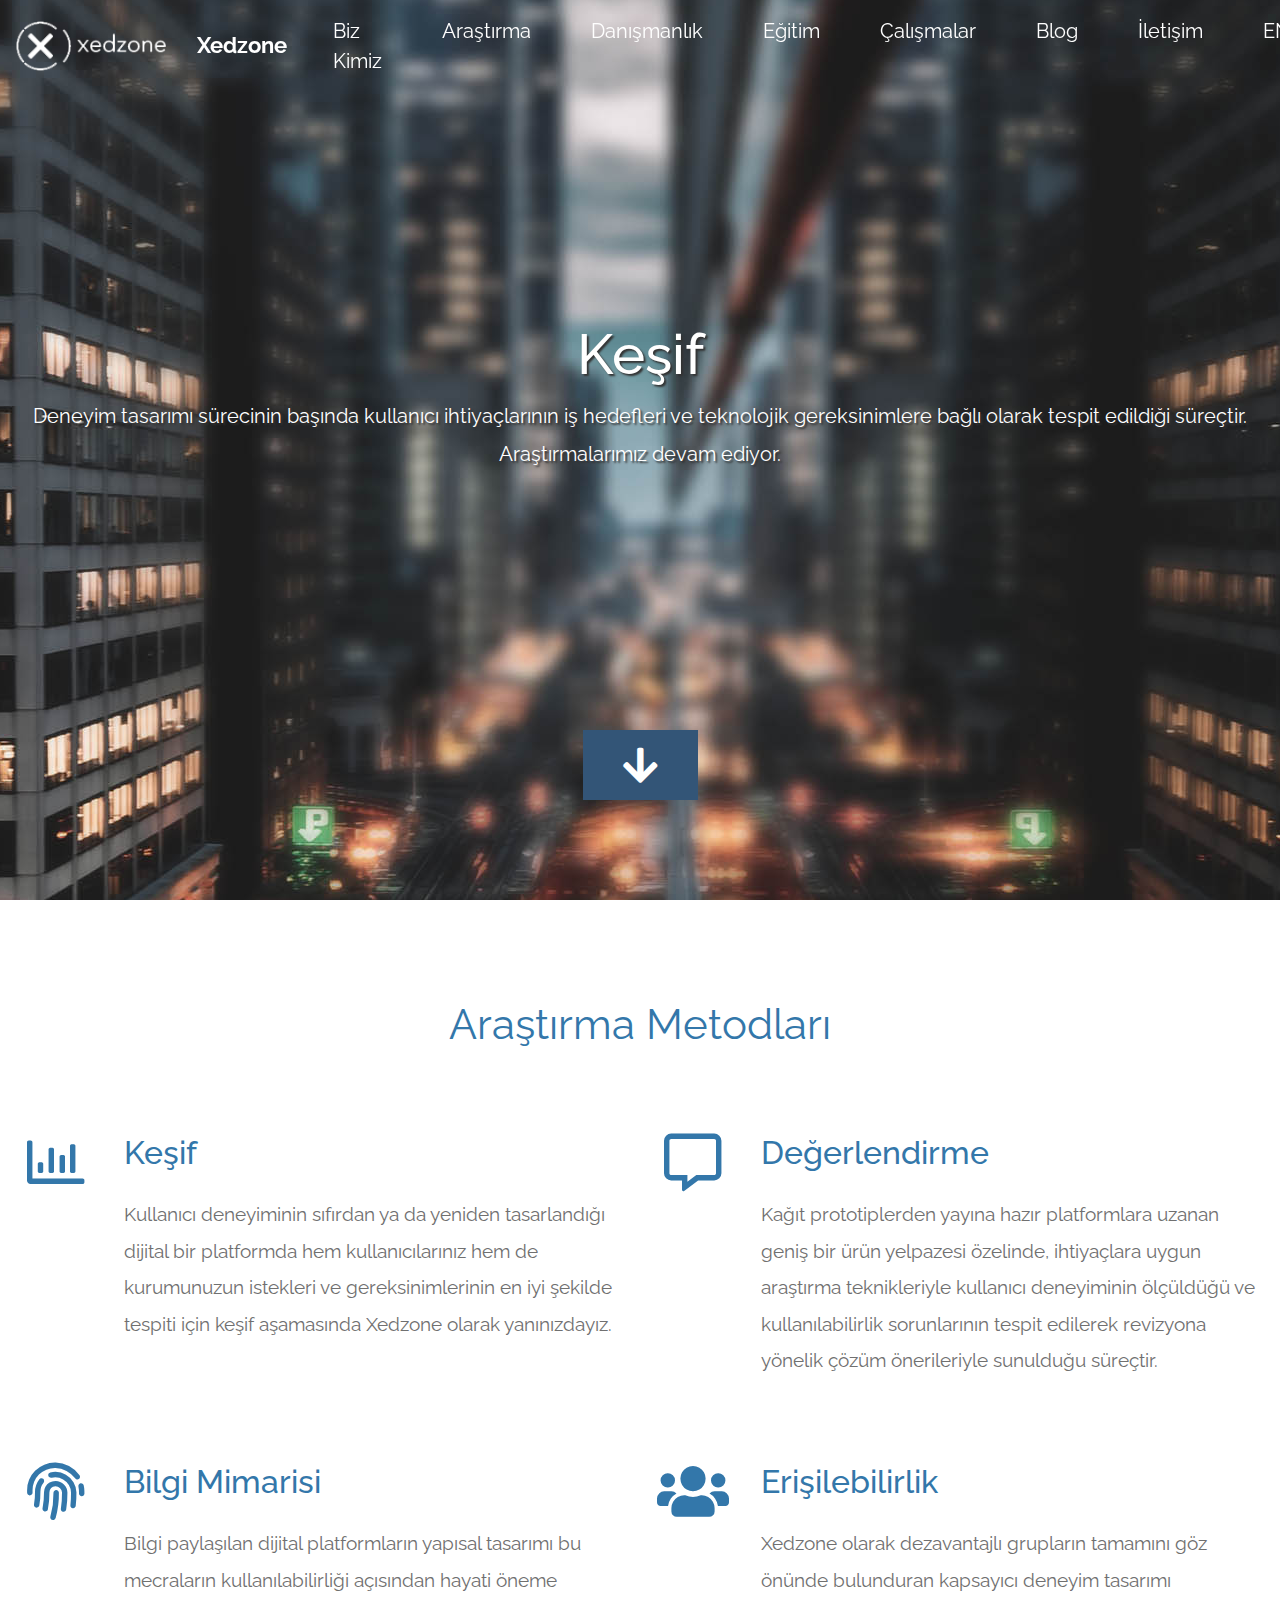
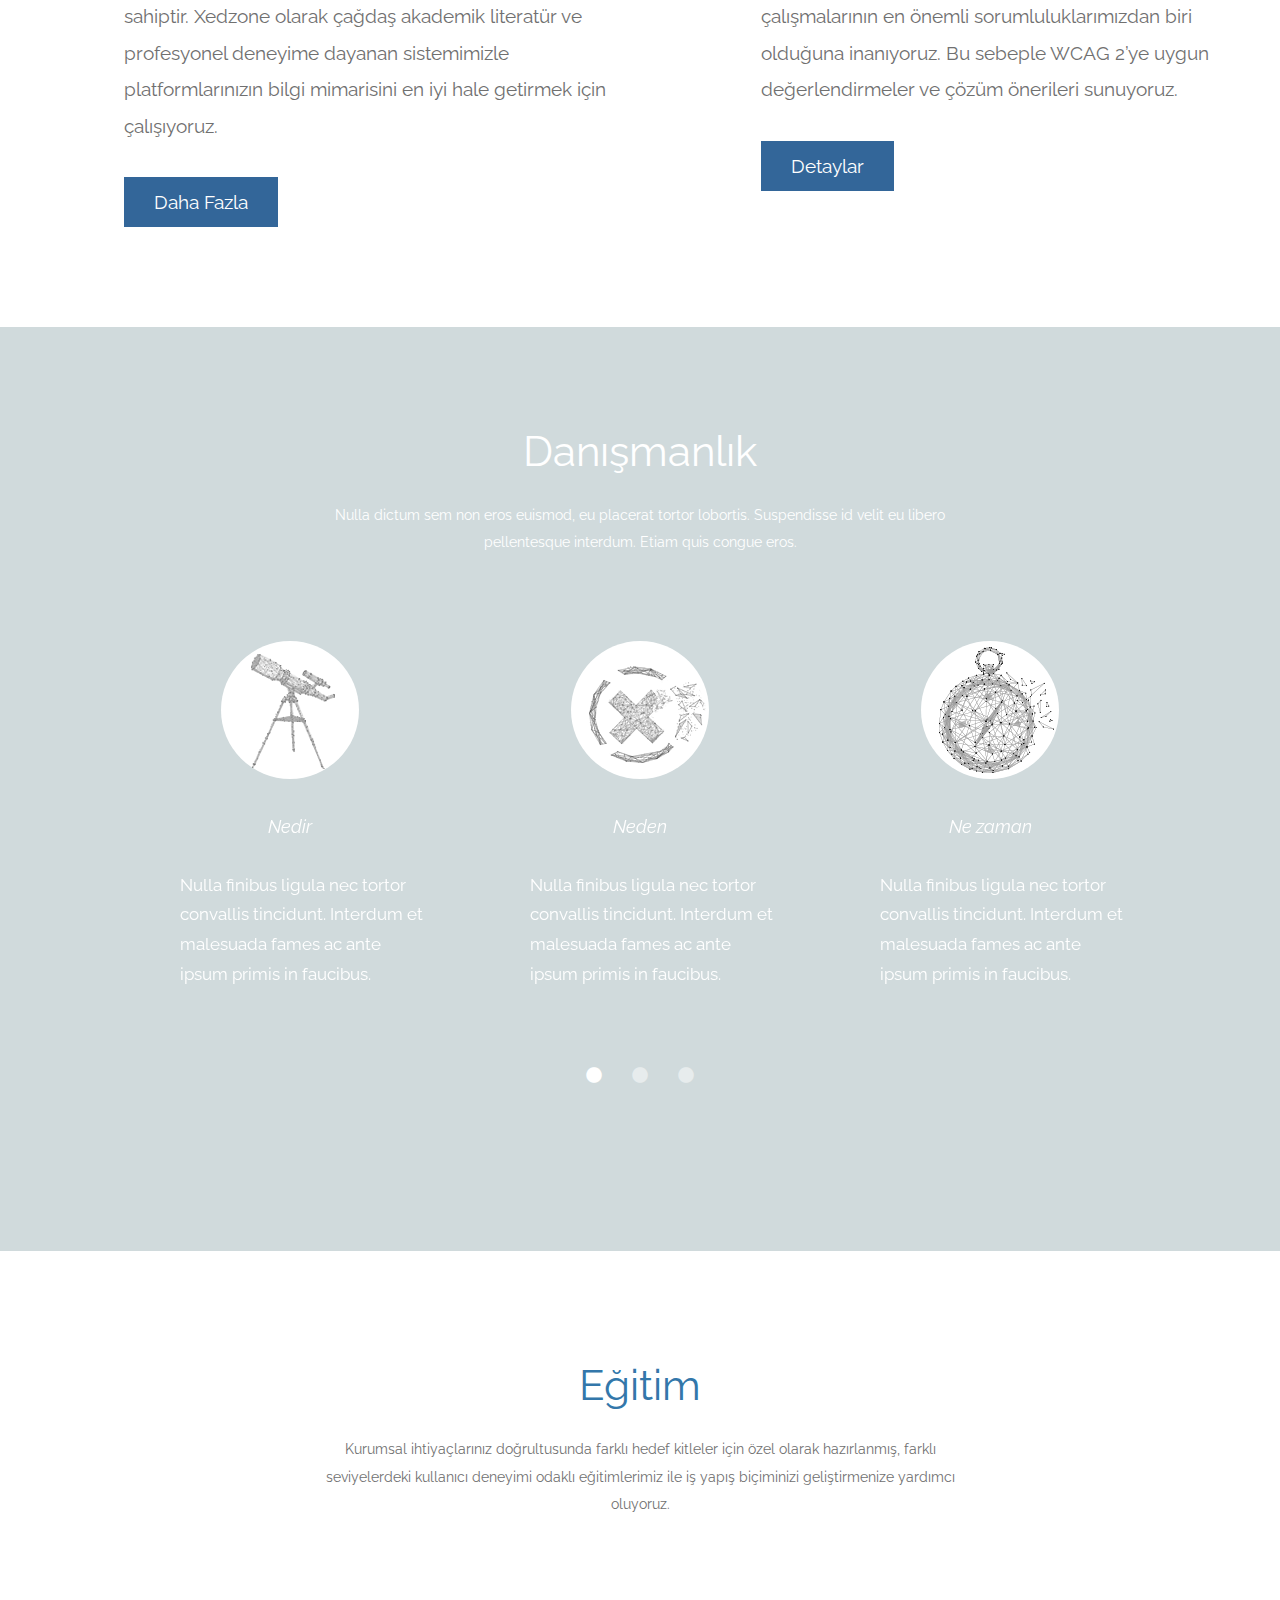
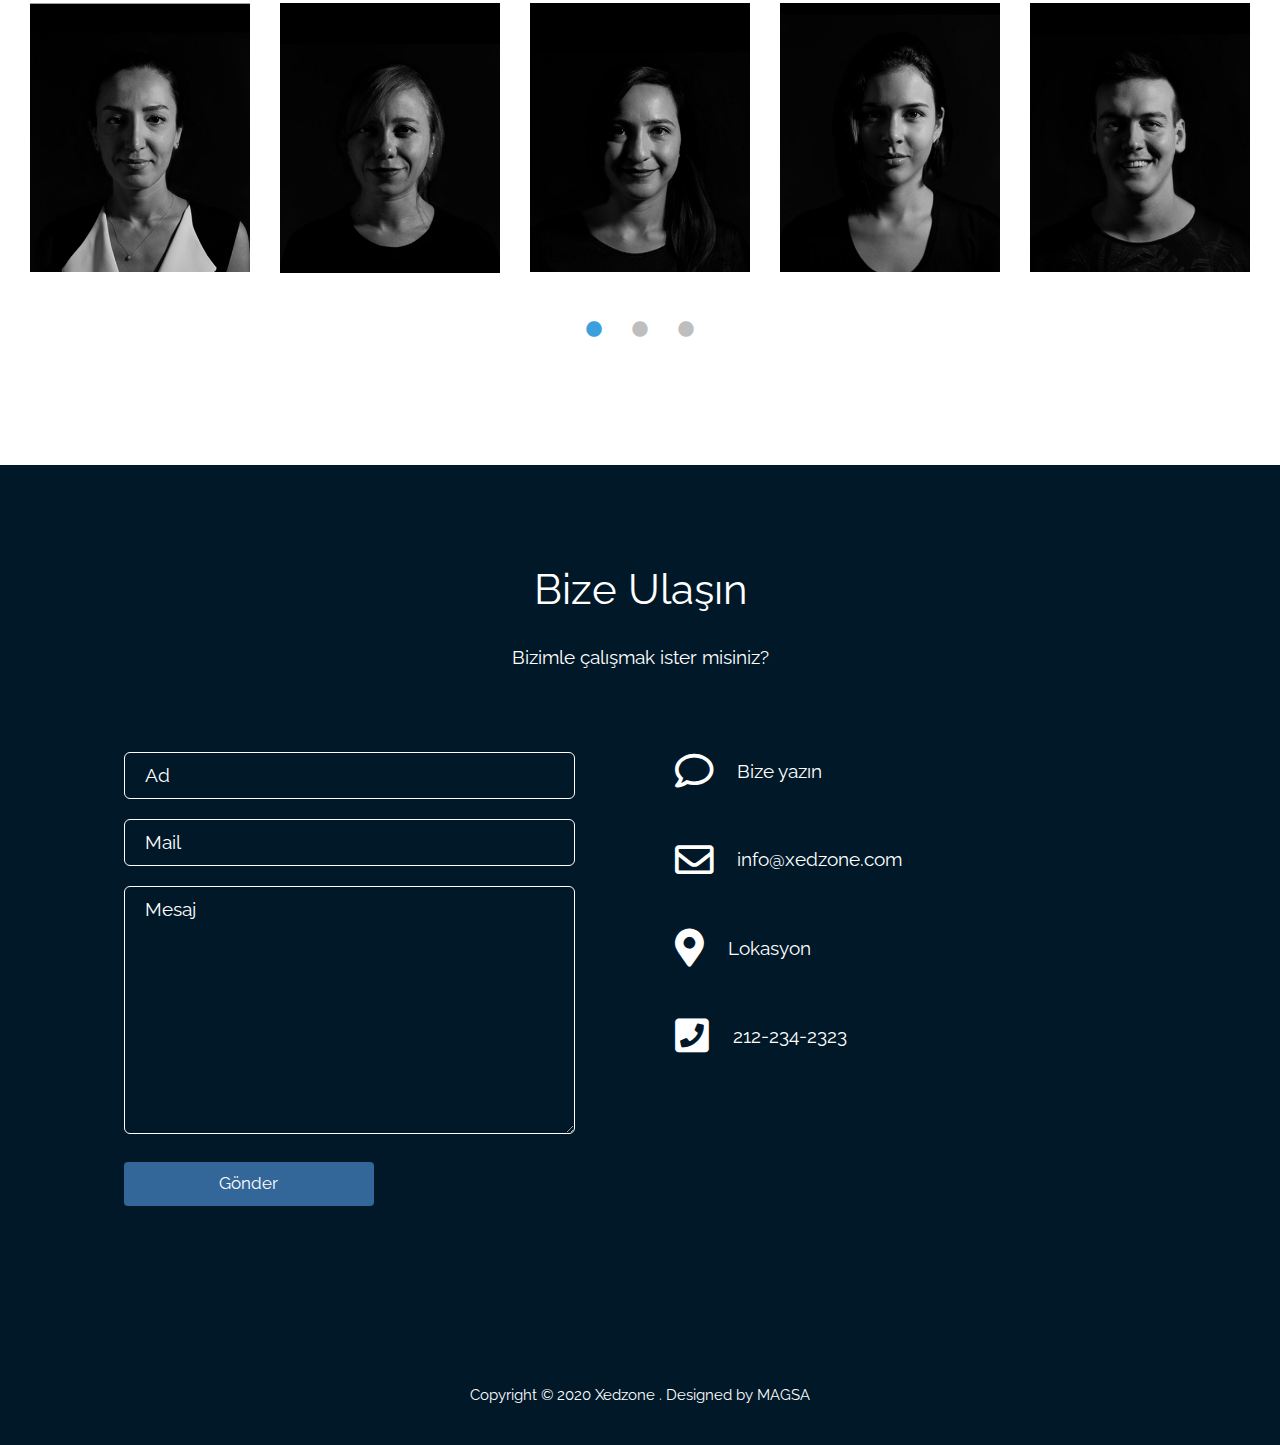
<file: index.html>
<!DOCTYPE html>
<html lang="en">
  <head>
    <meta charset="UTF-8" />
    <meta name="viewport" content="width=device-width, initial-scale=1.0" />
    <meta http-equiv="X-UA-Compatible" content="ie=edge" />
    <title >Xedzone</title>
    <link rel="shortcut icon" href="img/logo.jpeg" />
    <link rel="stylesheet" href="fontawesome-5.5/css/all.min.css" />
    <link rel="stylesheet" href="slick/slick.css">
    <link rel="stylesheet" href="slick/slick-theme.css">
    <link rel="stylesheet" href="magnific-popup/magnific-popup.css">
    <link rel="stylesheet" href="css/bootstrap.min.css" />
    <link rel="stylesheet" href="css/style.css" />

  </head>
  <body>    
    <!-- Hero section -->
    <section id="infinite" class="text-white tm-font-big tm-parallax">
      <!-- Navigation -->
      <nav class="navbar navbar-expand-md tm-navbar " id="tmNav">
          <a class="navbar-brand" href="#infinite">
              <img src="img/logo-black.png" alt="Logo" style="width:150px;">
            </a>          
        <div class="container">   
          <div class="tm-next">
              <a href="#infinite" class="navbar-brand">Xedzone</a>
          </div>             
            
          <button class="navbar-toggler" type="button" data-toggle="collapse" data-target="#navbarSupportedContent" aria-controls="navbarSupportedContent" aria-expanded="false" aria-label="Toggle navigation">
            <i class="fas fa-bars navbar-toggler-icon"></i>
          </button>
          <div class="collapse navbar-collapse" id="navbarSupportedContent">
            <ul class="navbar-nav ml-auto">
              <li class="nav-item">
                  <a class="nav-link tm-nav-link" href="#infinite">Biz Kimiz</a>
              </li>
              <li class="nav-item">
                  <a class="nav-link tm-nav-link" href="#whatwedo">Araştırma</a>
              </li>
              <li class="nav-item">
                <a class="nav-link tm-nav-link" href="#testimonials">Danışmanlık</a>
              </li>
              <li class="nav-item">
                  <a class="nav-link tm-nav-link" href="#gallery">Eğitim</a>
              </li>
              <li class="nav-item">
                  <a class="nav-link tm-nav-link" href="#">Çalışmalar</a>
              </li>      
            </li>
            <li class="nav-item">
                <a class="nav-link tm-nav-link" href="#">Blog</a>
            </li>
            <li class="nav-item">
                <a class="nav-link tm-nav-link" href="#contact">İletişim</a>
            </li>
            <li class="nav-item">
              <a class="nav-link tm-nav-link" href="#">EN</a>
          </li>                   
            </ul>
          </div>        
        </div>
      </nav>
      
      <div class="text-center tm-hero-text-container">
        <div class="tm-hero-text-container-inner">
            <h2 class="tm-hero-title">Keşif</h2>
            <p class="tm-hero-subtitle">
                Deneyim tasarımı sürecinin başında kullanıcı ihtiyaçlarının iş hedefleri ve teknolojik gereksinimlere bağlı olarak tespit edildiği süreçtir.
              <br>Araştırmalarımız devam ediyor.
            </p>
        </div>        
      </div>

      <div class="tm-next tm-intro-next">
        <a href="#whatwedo" class="text-center tm-down-arrow-link">
          <i class="fas fa-2x fa-arrow-down tm-down-arrow"></i>
        </a>
      </div>      
    </section>

    <section id="whatwedo" class="tm-section-pad-top">
      
      <div class="container">

            <div class="row tm-content-box"><!-- first row -->
                <div class="col-lg-12 col-xl-12">
                    <div class="tm-intro-text-container">
                        <h2 class="tm-text-primary mb-4 tm-section-title text-center">Araştırma Metodları</h2>
                        <!--<p class="mb-4 tm-intro-text">
                          NOTHING <a href="https://fb.com/tooplate">Tooplate Facebook page</a>.</p> -->
                    </div>
                </div>

            </div><!-- first row -->
            
            <div class="row tm-content-box"><!-- second row -->
        		<div class="col-lg-1">
                    <i class="far fa-3x fa-chart-bar text-center tm-icon"></i>
                </div>
                <div class="col-lg-5">
                    <div class="tm-intro-text-container">
                        <h2 class="tm-text-primary mb-4">Keşif</h2>
                        <p class="mb-4 tm-intro-text">
                            Kullanıcı deneyiminin sıfırdan ya da yeniden tasarlandığı dijital bir platformda hem kullanıcılarınız hem de kurumunuzun istekleri ve gereksinimlerinin en iyi şekilde tespiti için keşif aşamasında Xedzone olarak yanınızdayız.</p>
                    </div>
                </div>
                
                <div class="col-lg-1">
                    <i class="far fa-3x fa-comment-alt text-center tm-icon"></i>
                </div>
                <div class="col-lg-5">
                    <div class="tm-intro-text-container">
                        <h2 class="tm-text-primary mb-4">Değerlendirme</h2>
                        <p class="mb-4 tm-intro-text">
                            Kağıt prototiplerden yayına hazır platformlara uzanan geniş bir ürün yelpazesi özelinde, ihtiyaçlara uygun araştırma teknikleriyle kullanıcı deneyiminin ölçüldüğü ve kullanılabilirlik sorunlarının tespit edilerek revizyona yönelik çözüm önerileriyle sunulduğu süreçtir.</p>
                    </div>
                </div>

            </div><!-- second row -->
            
            <div class="row tm-content-box"><!-- third row -->
        		<div class="col-lg-1">
                    <i class="fas fa-3x fa-fingerprint text-center tm-icon"></i>
                </div>
                <div class="col-lg-5">
                    <div class="tm-intro-text-container">
                        <h2 class="tm-text-primary mb-4">Bilgi Mimarisi</h2>
                        <p class="mb-4 tm-intro-text">
                            Bilgi paylaşılan dijital platformların yapısal tasarımı bu mecraların kullanılabilirliği açısından hayati öneme sahiptir. Xedzone olarak çağdaş akademik literatür ve profesyonel deneyime dayanan sistemimizle platformlarınızın bilgi mimarisini en iyi hale getirmek için çalışıyoruz.</p>
                          
                          <div class="tm-continue">
                            <a href="#testimonials" class="tm-intro-text tm-btn-primary">Daha Fazla</a>
                        </div>
                    </div>
                </div>
                
                <div class="col-lg-1">
                    <i class="fas fa-3x fa-users text-center tm-icon"></i>
                </div>
                <div class="col-lg-5">
                    <div class="tm-intro-text-container">
                      <h2 class="tm-text-primary mb-4">Erişilebilirlik</h2>
                        <p class="mb-4 tm-intro-text">
                            Xedzone olarak dezavantajlı grupların tamamını göz önünde bulunduran kapsayıcı deneyim tasarımı çalışmalarının en önemli sorumluluklarımızdan biri olduğuna inanıyoruz. Bu sebeple WCAG 2’ye uygun değerlendirmeler ve çözüm önerileri sunuyoruz.</p>
                          
                          <div class="tm-continue">
                            <a href="#testimonials" class="tm-intro-text tm-btn-primary">Detaylar</a>
                        </div>
                    </div>
                </div>

            </div><!-- third row -->

        </div>
      
    </section>
    
    <section id="testimonials" class="tm-section-pad-top tm-parallax-2">      
      <div class="container tm-testimonials-content">
        <div class="row">
          <div class="col-lg-12 tm-content-box">
            <h2 class="text-white text-center mb-4 tm-section-title">Danışmanlık</h2>
            <p class="mx-auto tm-section-desc text-center">
                Nulla dictum sem non eros euismod, eu placerat tortor lobortis. Suspendisse id velit eu libero pellentesque interdum. Etiam quis congue eros.
              </p>
            <div class="mx-auto tm-gallery-container tm-gallery-container-2">
              <div class="tm-testimonials-carousel">
                <figure class="tm-testimonial-item">
                  <img src="img/nedir.png" alt="Image" class="img-fluid mx-auto">
                  <figcaption style="text-align: center;">Nedir</figcaption>
                  <blockquote style="padding-left: 30px;"><br>Nulla finibus ligula nec tortor convallis tincidunt. Interdum et malesuada fames ac ante ipsum primis in faucibus.</blockquote>
                  
                </figure>

                <figure class="tm-testimonial-item">
                  <img src="img/neden.png" alt="Image" class="img-fluid mx-auto">
                  <figcaption style="text-align: center;">Neden</figcaption>
                  <blockquote style="padding-left: 30px;"><br>Nulla finibus ligula nec tortor convallis tincidunt. Interdum et malesuada fames ac ante ipsum primis in faucibus.</blockquote>
                  
                </figure>

                <figure class="tm-testimonial-item">
                  <img src="img/nezaman.png" alt="Image" class="img-fluid mx-auto">
                  <figcaption style="text-align: center;">Ne zaman</figcaption>
                  <blockquote style="padding-left: 30px;"><br>Nulla finibus ligula nec tortor convallis tincidunt. Interdum et malesuada fames ac ante ipsum primis in faucibus.</blockquote>
                  
                </figure>

                <figure class="tm-testimonial-item">
                  <img src="img/nasil.png" alt="Image" class="img-fluid mx-auto">
                  <figcaption style="text-align: center;">Nasıl</figcaption>
                  <blockquote style="padding-left: 30px;"><br>Nulla finibus ligula nec tortor convallis tincidunt. Interdum et malesuada fames ac ante ipsum primis in faucibus.</blockquote>
                  
                </figure>

                <figure class="tm-testimonial-item">
                  <img src="img/neden.png" alt="Image" class="img-fluid mx-auto">
                  <figcaption style="text-align: center;">Neden</figcaption>
                  <blockquote style="padding-left: 30px;"><br>Integer sit amet risus et erat imperdiet finibus. Nam lacus nunc, vulputate id ex eget, euismod auctor augue.</blockquote>
                  
                </figure>
              </div>
            </div>
          </div>
        </div>
      </div>
      <div class="tm-bg-overlay"></div>
    </section>
    
    <section id="gallery" class="tm-section-pad-top">
      <div class="container tm-container-gallery">
        <div class="row">
          <div class="text-center col-12">
              <h2 class="tm-text-primary tm-section-title mb-4">Eğitim</h2>
              <p class="mx-auto tm-section-desc">
                  Kurumsal ihtiyaçlarınız doğrultusunda farklı hedef kitleler için özel olarak hazırlanmış, farklı seviyelerdeki kullanıcı deneyimi odaklı eğitimlerimiz ile iş yapış biçiminizi geliştirmenize yardımcı oluyoruz.
 
              </p>
          </div>            
        </div>
        <div class="row">
            <div class="col-12">
                <div class="mx-auto tm-gallery-container">
                    <div class="grid tm-gallery">
                      <a href="img/asli.png">
                        <figure class="effect-honey tm-gallery-item">
                          <img src="img/asli.png" alt="Image 1" class="img-fluid">
                          <figcaption>
                            <h2><i>Aslıhan Ertem <span><br>Genel Müdür</span></i></h2>
                          </figcaption>
                        </figure>
                      </a>
                      <a href="img/yasemin.png">
                        <figure class="effect-honey tm-gallery-item">
                          <img src="img/yasemin.png" alt="Image 2" class="img-fluid">
                          <figcaption>
                              <h2><i>Yasemin Akyol <span><br>Proje Yöneticisi</span></i></h2>
                          </figcaption>
                        </figure>
                      </a>
                      <a href="img/deniz.png">
                        <figure class="effect-honey tm-gallery-item">
                          <img src="img/deniz.png" alt="Image 3" class="img-fluid">
                          <figcaption>
                              <h2><i>Deniz Çelik <span><br>UX Araştırmacısı</span></i></h2>
                          </figcaption>
                        </figure>
                      </a>
                      <a href="img/feyza.png">
                        <figure class="effect-honey tm-gallery-item">
                          <img src="img/feyza.png" alt="Image 4" class="img-fluid">
                          <figcaption>
                              <h2><i>Feyza Vardar<span><br>UX Araştırmacısı</span></i></h2>
                          </figcaption>
                        </figure>
                      </a>
                      <a href="img/denizkartepe.png">
                        <figure class="effect-honey tm-gallery-item">
                          <img src="img/denizkartepe.png" alt="Image 5" class="img-fluid">
                          <figcaption>
                              <h2><i>Deniz Kartepe<span><br>UX Araştırmacısı</span></i></h2>
                          </figcaption>
                        </figure>
                      </a>
                      <a href="img/emine.png">
                        <figure class="effect-honey tm-gallery-item">
                          <img src="img/emine.png" alt="Image 6" class="img-fluid">
                          <figcaption>
                              <h2><i>Emine Demirtaş<span><br>UX Araştırmacısı</span></i></h2>
                          </figcaption>
                        </figure>
                      </a>
                      <a href="img/anil.png">
                        <figure class="effect-honey tm-gallery-item">
                          <img src="img/anil.png" alt="Image 7" class="img-fluid">
                          <figcaption>
                              <h2><i>Anıl Bal<span><br>Bilgi Mimarisi Uzmanı</span></i></h2>
                          </figcaption>
                        </figure>
                      </a>
                      <a href="img/ceylan.png">
                        <figure class="effect-honey tm-gallery-item">
                          <img src="img/ceylan.png" alt="Image 8" class="img-fluid">
                          <figcaption>
                              <h2><i>Ceylan Yücel<span><br>Bilgi Mimarisi Uzmanı</span></i></h2>
                          </figcaption>
                        </figure>
                      </a>
                    </div>
                </div>                
            </div>        
          </div>
      </div>
    </section>

    <!-- Contact -->
    <section id="contact" class="tm-section-pad-top tm-parallax-2">
    
      <div class="container tm-container-contact">
        
        <div class="row">
            
            <div class="text-center col-12">
                <h2 class="tm-section-title mb-4">Bize Ulaşın</h2>
                <p class="mb-5">
                    Bizimle çalışmak ister misiniz?
                </p><br>
            </div>
            
            <div class="col-sm-12 col-md-6">
              <form action="" method="get">
                <input id="name" name="name" type="text" placeholder="Ad" class="tm-input" required />
                <input id="email" name="email" type="email" placeholder="Mail" class="tm-input" required />
                <textarea id="message" name="message" rows="8" placeholder="Mesaj" class="tm-input" required></textarea>
                <button type="submit" class="btn tm-btn-submit">Gönder</button>
              </form>
            </div>
            
            <div class="col-sm-12 col-md-6">

                <div class="contact-item">
                  <a rel="nofollow" href="#" class="item-link">
                      <i class="far fa-2x fa-comment mr-4"></i>
                      <span class="mb-0">Bize yazın</span>
                  </a>              
                </div>
                
                <div class="contact-item">
                  <a rel="nofollow" href="mailto:mail@company.com" class="item-link">
                      <i class="far fa-2x fa-envelope mr-4"></i>
                      <span class="mb-0">info@xedzone.com</span>
                  </a>              
                </div>
                
                <div class="contact-item">
                  <a rel="nofollow" href="https://goo.gl/maps/M1JeENQRNWYdm9aL9" target="_blank" class="item-link">
                      <i class="fas fa-2x fa-map-marker-alt mr-4"></i>
                      <span class="mb-0">Lokasyon</span>
                  </a>              
                </div>
                
                <div class="contact-item">
                  <a rel="nofollow" href="tel:0100200340" class="item-link">
                      <i class="fas fa-2x fa-phone-square mr-4"></i>
                      <span class="mb-0">212-234-2323</span>
                  </a>              
                </div>
                
                <div class="contact-item">&nbsp;</div>
            
            </div>
            
            
        </div><!-- row ending -->
        
      </div>

      	<footer class="text-center small tm-footer">
          <p class="mb-0">
          Copyright &copy; 2020 Xedzone 
          
          . <a rel="nofollow" href="https://xedzone.com/" title="HTML templates">Designed by <span>MAGSA</span></a></p>
        </footer>

    </section>
    
    <script src="js/jquery-1.9.1.min.js"></script>     
    <script src="slick/slick.min.js"></script>
    <script src="magnific-popup/jquery.magnific-popup.min.js"></script>
    <script src="js/easing.min.js"></script>
    <script src="js/jquery.singlePageNav.min.js"></script>     
    <script src="js/bootstrap.min.js"></script> 
    <script>

      function getOffSet(){
        var _offset = 450;
        var windowHeight = window.innerHeight;

        if(windowHeight > 500) {
          _offset = 400;
        } 
        if(windowHeight > 680) {
          _offset = 300
        }
        if(windowHeight > 830) {
          _offset = 210;
        }

        return _offset;
      }

      function setParallaxPosition($doc, multiplier, $object){
        var offset = getOffSet();
        var from_top = $doc.scrollTop(),
          bg_css = 'center ' +(multiplier * from_top - offset) + 'px';
        $object.css({"background-position" : bg_css });
      }

      // Parallax function
      // Adapted based on https://codepen.io/roborich/pen/wpAsm        
      var background_image_parallax = function($object, multiplier, forceSet){
        multiplier = typeof multiplier !== 'undefined' ? multiplier : 0.5;
        multiplier = 1 - multiplier;
        var $doc = $(document);
        // $object.css({"background-attatchment" : "fixed"});

        if(forceSet) {
          setParallaxPosition($doc, multiplier, $object);
        } else {
          $(window).scroll(function(){          
            setParallaxPosition($doc, multiplier, $object);
          });
        }
      };

      var background_image_parallax_2 = function($object, multiplier){
        multiplier = typeof multiplier !== 'undefined' ? multiplier : 0.5;
        multiplier = 1 - multiplier;
        var $doc = $(document);
        $object.css({"background-attachment" : "fixed"});
        
        $(window).scroll(function(){
          if($(window).width() > 768) {
            var firstTop = $object.offset().top,
                pos = $(window).scrollTop(),
                yPos = Math.round((multiplier * (firstTop - pos)) - 186);              

            var bg_css = 'center ' + yPos + 'px';

            $object.css({"background-position" : bg_css });
          } else {
            $object.css({"background-position" : "center" });
          }
        });
      };
      
      $(function(){
        // Hero Section - Background Parallax
        background_image_parallax($(".tm-parallax"), 0.30, false);
        background_image_parallax_2($("#contact"), 0.80);   
        background_image_parallax_2($("#testimonials"), 0.80);   
        
        // Handle window resize
        window.addEventListener('resize', function(){
          background_image_parallax($(".tm-parallax"), 0.30, true);
        }, true);

        // Detect window scroll and update navbar
        $(window).scroll(function(e){          
          if($(document).scrollTop() > 120) {
            $('.tm-navbar').addClass("scroll");
          } else {
            $('.tm-navbar').removeClass("scroll");
          }
        });
        
        // Close mobile menu after click 
        $('#tmNav a').on('click', function(){
          $('.navbar-collapse').removeClass('show'); 
        })

        // Scroll to corresponding section with animation
        $('#tmNav').singlePageNav({
          'easing': 'easeInOutExpo',
          'speed': 600
        });        
        
        // Add smooth scrolling to all links
        // https://www.w3schools.com/howto/howto_css_smooth_scroll.asp
        $("a").on('click', function(event) {
          if (this.hash !== "") {
            event.preventDefault();
            var hash = this.hash;

            $('html, body').animate({
              scrollTop: $(hash).offset().top
            }, 600, 'easeInOutExpo', function(){
              window.location.hash = hash;
            });
          } // End if
        });

        // Pop up
        $('.tm-gallery').magnificPopup({
          delegate: 'a',
          type: 'image',
          gallery: { enabled: true }
        });

        $('.tm-testimonials-carousel').slick({
          dots: true,
          prevArrow: false,
          nextArrow: false,
          infinite: false,
          slidesToShow: 3,
          slidesToScroll: 1,
          responsive: [
            {
              breakpoint: 992,
              settings: {
                slidesToShow: 2
              }
            },
            {
              breakpoint: 768,
              settings: {
                slidesToShow: 2
              }
            }, 
            {
              breakpoint: 480,
              settings: {
                  slidesToShow: 1
              }                 
            }
          ]
        });

        // Gallery
        $('.tm-gallery').slick({
          dots: true,
          infinite: false,
          slidesToShow: 5,
          slidesToScroll: 2,
          responsive: [
          {
            breakpoint: 1199,
            settings: {
              slidesToShow: 4,
              slidesToScroll: 2
            }
          },
          {
            breakpoint: 991,
            settings: {
              slidesToShow: 3,
              slidesToScroll: 2
            }
          },
          {
            breakpoint: 767,
            settings: {
              slidesToShow: 2,
              slidesToScroll: 1
            }
          },
          {
            breakpoint: 480,
            settings: {
              slidesToShow: 1,
              slidesToScroll: 1
            }
          }
        ]
        });
      });
    </script>
  </body>
</html>
</file>
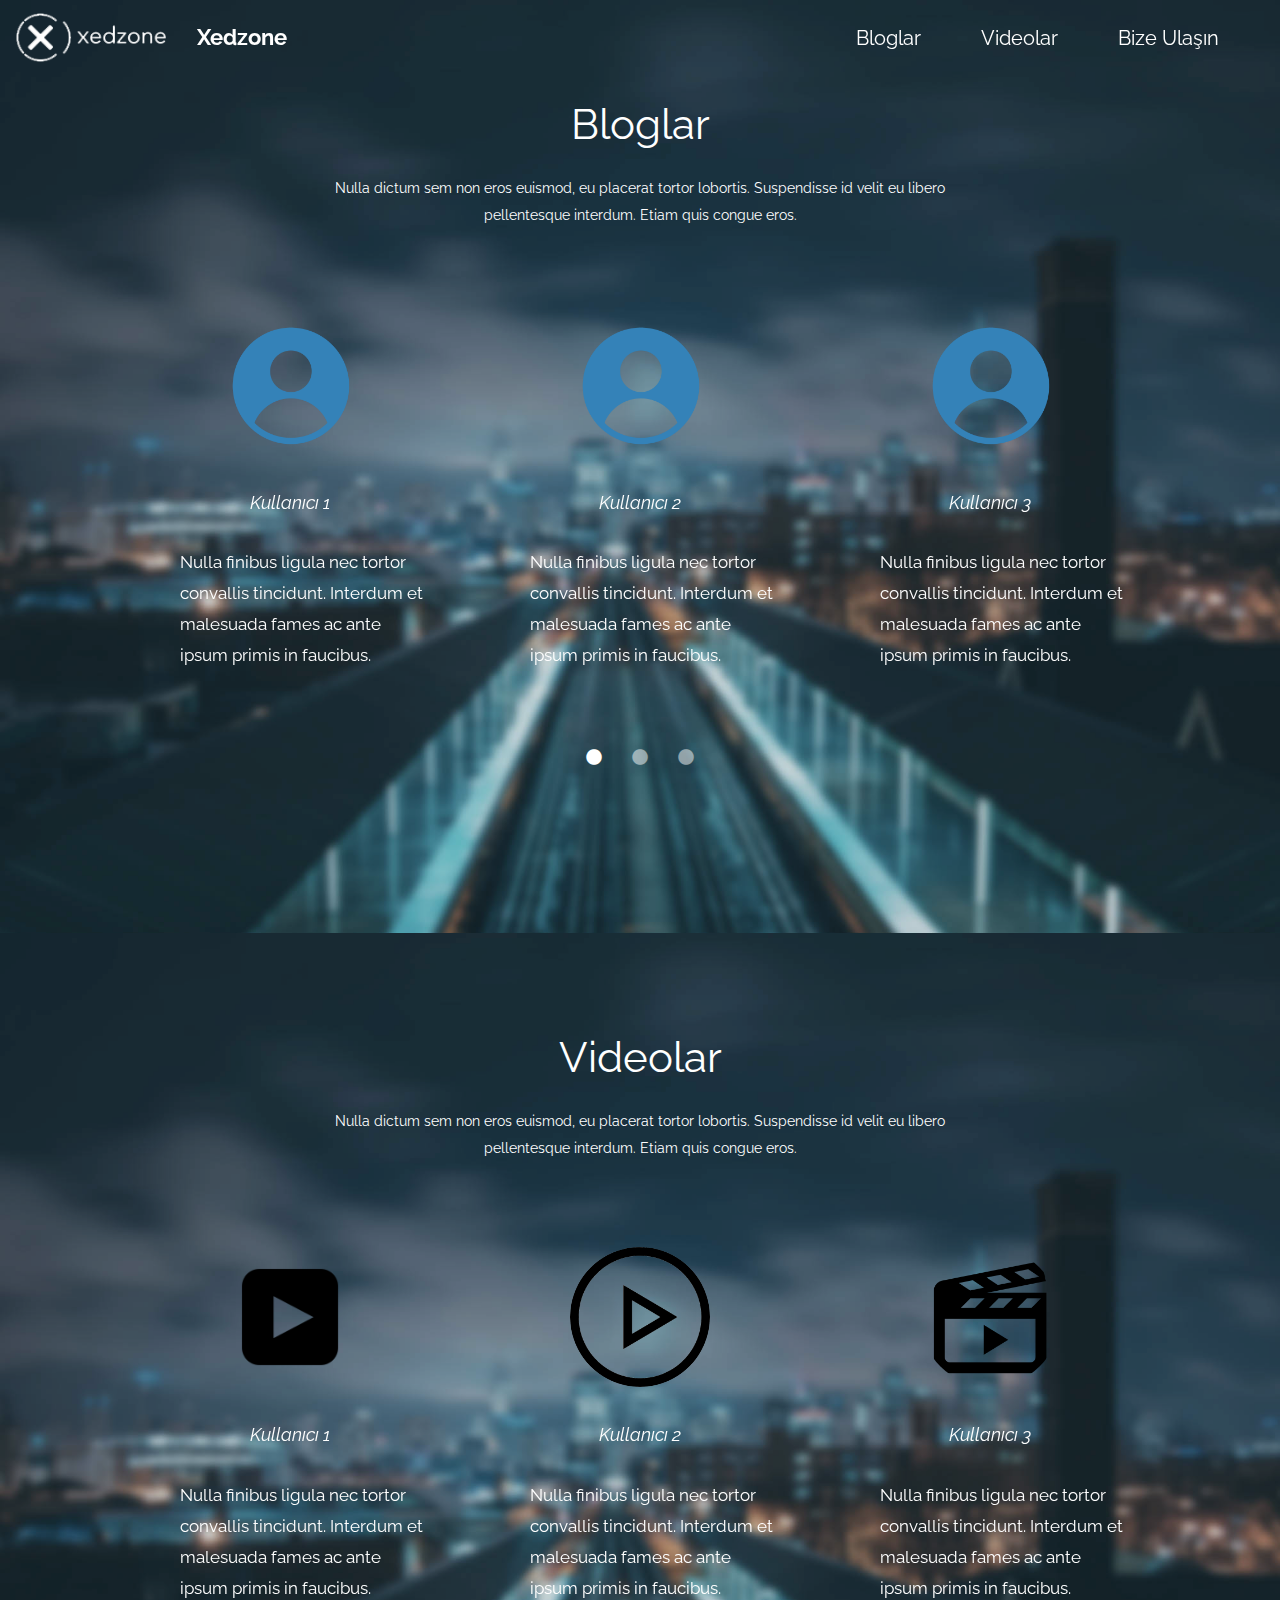
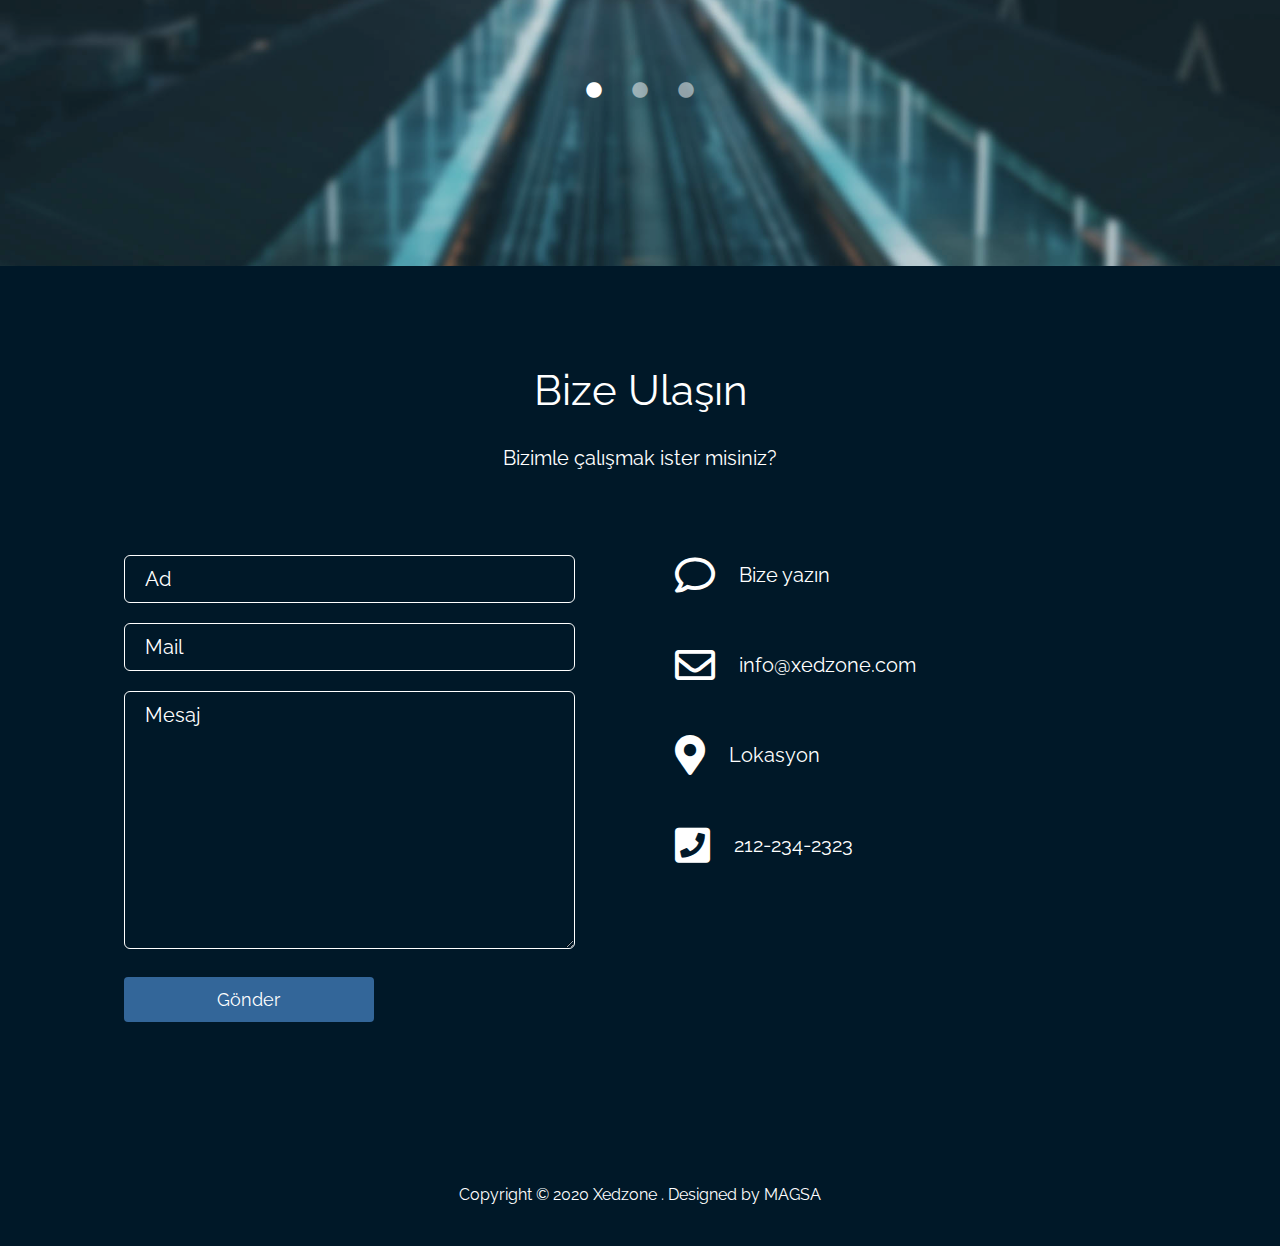
<file: blog.html>
<!DOCTYPE html>
<html lang="en">
  <head>
    <meta charset="UTF-8" />
    <meta name="viewport" content="width=device-width, initial-scale=1.0" />
    <meta http-equiv="X-UA-Compatible" content="ie=edge" />
    <title >Xedzone</title>
    <link rel="shortcut icon" href="img/logo.jpeg" />
    <link rel="stylesheet" href="fontawesome-5.5/css/all.min.css" />
    <link rel="stylesheet" href="slick/slick.css">
    <link rel="stylesheet" href="slick/slick-theme.css">
    <link rel="stylesheet" href="magnific-popup/magnific-popup.css">
    <link rel="stylesheet" href="css/bootstrap.min.css" />
    <link rel="stylesheet" href="css/style.css" />

  </head>
  <body>    
    <!-- Hero section -->
    <section id="infinite" class="text-white tm-font-big tm-parallax">
      <!-- Navigation -->
      <nav class="navbar navbar-expand-md tm-navbar " id="tmNav">
          <a class="navbar-brand" href="#infinite">
              <img src="img/logo-black.png" alt="Logo" style="width:150px;">
            </a>          
        <div class="container">   
          <div class="tm-next">
              <a href="#infinite" class="navbar-brand">Xedzone</a>
          </div>             
            
          <button class="navbar-toggler" type="button" data-toggle="collapse" data-target="#navbarSupportedContent" aria-controls="navbarSupportedContent" aria-expanded="false" aria-label="Toggle navigation">
            <i class="fas fa-bars navbar-toggler-icon"></i>
          </button>
          <div class="collapse navbar-collapse" id="navbarSupportedContent">
            <ul class="navbar-nav ml-auto">
              <li class="nav-item">
                  <a class="nav-link tm-nav-link" href="#blog">Bloglar</a>
              </li>
              <li class="nav-item">
                  <a class="nav-link tm-nav-link" href="#video">Videolar</a>
              </li>
              <li class="nav-item">
                <a class="nav-link tm-nav-link" href="#contact">Bize Ulaşın</a>
            </li>
                               
            </ul>
          </div>        
        </div>
      </nav>
      

      <!-- Blog -->
     
    <section id="testimonials" class="tm-section-pad-top tm-parallax-2">      
      <div id="blog" class="container tm-testimonials-content">
        <div class="row">
          <div class="col-lg-12 tm-content-box">
            <h2 class="text-white text-center mb-4 tm-section-title">Bloglar</h2>
            <p class="mx-auto tm-section-desc text-center">
                Nulla dictum sem non eros euismod, eu placerat tortor lobortis. Suspendisse id velit eu libero pellentesque interdum. Etiam quis congue eros.
              </p>
            <div class="mx-auto tm-gallery-container tm-gallery-container-2">
              <div class="tm-testimonials-carousel">
                <figure class="tm-testimonial-item">
                  <img src="img/user.png" width="50%" alt="Image" class="img-fluid mx-auto">
                  <figcaption style="text-align: center;">Kullanıcı 1</figcaption>
                  <blockquote style="padding-left: 30px;"><br>Nulla finibus ligula nec tortor convallis tincidunt. Interdum et malesuada fames ac ante ipsum primis in faucibus.</blockquote>
                  
                </figure>

                <figure class="tm-testimonial-item">
                  <img src="img/user.png" width="50%" alt="Image" class="img-fluid mx-auto">
                  <figcaption style="text-align: center;">Kullanıcı 2</figcaption>
                  <blockquote style="padding-left: 30px;"><br>Nulla finibus ligula nec tortor convallis tincidunt. Interdum et malesuada fames ac ante ipsum primis in faucibus.</blockquote>
                  
                </figure>

                <figure class="tm-testimonial-item">
                  <img src="img/user.png" width="50%" alt="Image" class="img-fluid mx-auto">
                  <figcaption style="text-align: center;">Kullanıcı 3</figcaption>
                  <blockquote style="padding-left: 30px;"><br>Nulla finibus ligula nec tortor convallis tincidunt. Interdum et malesuada fames ac ante ipsum primis in faucibus.</blockquote>
                  
                </figure>

                <figure class="tm-testimonial-item">
                  <img src="img/user.png" width="50%" alt="Image" class="img-fluid mx-auto">
                  <figcaption style="text-align: center;">Kullanıcı 4</figcaption>
                  <blockquote style="padding-left: 30px;"><br>Nulla finibus ligula nec tortor convallis tincidunt. Interdum et malesuada fames ac ante ipsum primis in faucibus.</blockquote>
                  
                </figure>

                <figure class="tm-testimonial-item">
                  <img src="img/user.png" width="50%" alt="Image" class="img-fluid mx-auto">
                  <figcaption style="text-align: center;">Kullanıcı 5</figcaption>
                  <blockquote style="padding-left: 30px;"><br>Integer sit amet risus et erat imperdiet finibus. Nam lacus nunc, vulputate id ex eget, euismod auctor augue.</blockquote>
                  
                </figure>
              </div>
            </div>
          </div>
        </div>
      </div>
      <div class="tm-bg-overlay"></div>
    </section>
    
         <!-- Video -->
        <section id="video">
         <section id="testimonials" class="tm-section-pad-top tm-parallax-2"> 
            <div class="container tm-testimonials-content">
              <div class="row">
                <div class="col-lg-12 tm-content-box">
                  <h2 class="text-white text-center mb-4 tm-section-title">Videolar</h2>
                  <p class="mx-auto tm-section-desc text-center">
                      Nulla dictum sem non eros euismod, eu placerat tortor lobortis. Suspendisse id velit eu libero pellentesque interdum. Etiam quis congue eros.
                    </p>
                  <div class="mx-auto tm-gallery-container tm-gallery-container-2">
                    <div class="tm-testimonials-carousel">
                      <figure class="tm-testimonial-item">
                        <img src="img/video1.png" width="50%" alt="Image" class="img-fluid mx-auto">
                        <figcaption style="text-align: center;">Kullanıcı 1</figcaption>
                        <blockquote style="padding-left: 30px;"><br>Nulla finibus ligula nec tortor convallis tincidunt. Interdum et malesuada fames ac ante ipsum primis in faucibus.</blockquote>
                        
                      </figure>
      
                      <figure class="tm-testimonial-item">
                        <img src="img/video2.png" width="50%" alt="Image" class="img-fluid mx-auto">
                        <figcaption style="text-align: center;">Kullanıcı 2</figcaption>
                        <blockquote style="padding-left: 30px;"><br>Nulla finibus ligula nec tortor convallis tincidunt. Interdum et malesuada fames ac ante ipsum primis in faucibus.</blockquote>
                        
                      </figure>
      
                      <figure class="tm-testimonial-item">
                        <img src="img/video3.png" width="50%" alt="Image" class="img-fluid mx-auto">
                        <figcaption style="text-align: center;">Kullanıcı 3</figcaption>
                        <blockquote style="padding-left: 30px;"><br>Nulla finibus ligula nec tortor convallis tincidunt. Interdum et malesuada fames ac ante ipsum primis in faucibus.</blockquote>
                        
                      </figure>
      
                      <figure class="tm-testimonial-item">
                        <img src="img/video1.png" width="50%" alt="Image" class="img-fluid mx-auto">
                        <figcaption style="text-align: center;">Kullanıcı 4</figcaption>
                        <blockquote style="padding-left: 30px;"><br>Nulla finibus ligula nec tortor convallis tincidunt. Interdum et malesuada fames ac ante ipsum primis in faucibus.</blockquote>
                        
                      </figure>
      
                      <figure class="tm-testimonial-item">
                        <img src="img/video1.png" width="50%" alt="Image" class="img-fluid mx-auto">
                        <figcaption style="text-align: center;">Kullanıcı 5</figcaption>
                        <blockquote style="padding-left: 30px;"><br>Integer sit amet risus et erat imperdiet finibus. Nam lacus nunc, vulputate id ex eget, euismod auctor augue.</blockquote>
                        
                      </figure>
                    </div>
                  </div>
                </div>
              </div>
            </div>
            <div class="tm-bg-overlay"></div>
          </section>
        </section>

        <section id="contact" class="tm-section-pad-top tm-parallax-2">
    
          <div class="container tm-container-contact">
            
            <div class="row">
                
                <div class="text-center col-12">
                    <h2 class="tm-section-title mb-4">Bize Ulaşın</h2>
                    <p class="mb-5">
                        Bizimle çalışmak ister misiniz?
                    </p><br>
                </div>
                
                <div class="col-sm-12 col-md-6">
                  <form action="" method="get">
                    <input id="name" name="name" type="text" placeholder="Ad" class="tm-input" required />
                    <input id="email" name="email" type="email" placeholder="Mail" class="tm-input" required />
                    <textarea id="message" name="message" rows="8" placeholder="Mesaj" class="tm-input" required></textarea>
                    <button type="submit" class="btn tm-btn-submit">Gönder</button>
                  </form>
                </div>
                
                <div class="col-sm-12 col-md-6">
    
                    <div class="contact-item">
                      <a rel="nofollow" href="#" class="item-link">
                          <i class="far fa-2x fa-comment mr-4"></i>
                          <span class="mb-0">Bize yazın</span>
                      </a>              
                    </div>
                    
                    <div class="contact-item">
                      <a rel="nofollow" href="mailto:mail@company.com" class="item-link">
                          <i class="far fa-2x fa-envelope mr-4"></i>
                          <span class="mb-0">info@xedzone.com</span>
                      </a>              
                    </div>
                    
                    <div class="contact-item">
                      <a rel="nofollow" href="https://goo.gl/maps/M1JeENQRNWYdm9aL9" target="_blank" class="item-link">
                          <i class="fas fa-2x fa-map-marker-alt mr-4"></i>
                          <span class="mb-0">Lokasyon</span>
                      </a>              
                    </div>
                    
                    <div class="contact-item">
                      <a rel="nofollow" href="tel:0100200340" class="item-link">
                          <i class="fas fa-2x fa-phone-square mr-4"></i>
                          <span class="mb-0">212-234-2323</span>
                      </a>              
                    </div>
                    
                    <div class="contact-item">&nbsp;</div>
                
                </div>
                
                
            </div><!-- row ending -->
            
          </div>
    
            <footer class="text-center small tm-footer">
              <p class="mb-0">
              Copyright &copy; 2020 Xedzone 
              
              . <a rel="nofollow" href="https://xedzone.com/" title="HTML templates">Designed by <span>MAGSA</span></a></p>
            </footer>
    
        </section>
    
    <script src="js/jquery-1.9.1.min.js"></script>     
    <script src="slick/slick.min.js"></script>
    <script src="magnific-popup/jquery.magnific-popup.min.js"></script>
    <script src="js/easing.min.js"></script>
    <script src="js/jquery.singlePageNav.min.js"></script>     
    <script src="js/bootstrap.min.js"></script> 
    <script>

      function getOffSet(){
        var _offset = 450;
        var windowHeight = window.innerHeight;

        if(windowHeight > 500) {
          _offset = 400;
        } 
        if(windowHeight > 680) {
          _offset = 300
        }
        if(windowHeight > 830) {
          _offset = 210;
        }

        return _offset;
      }

      function setParallaxPosition($doc, multiplier, $object){
        var offset = getOffSet();
        var from_top = $doc.scrollTop(),
          bg_css = 'center ' +(multiplier * from_top - offset) + 'px';
        $object.css({"background-position" : bg_css });
      }

      // Parallax function
      // Adapted based on https://codepen.io/roborich/pen/wpAsm        
      var background_image_parallax = function($object, multiplier, forceSet){
        multiplier = typeof multiplier !== 'undefined' ? multiplier : 0.5;
        multiplier = 1 - multiplier;
        var $doc = $(document);
        // $object.css({"background-attatchment" : "fixed"});

        if(forceSet) {
          setParallaxPosition($doc, multiplier, $object);
        } else {
          $(window).scroll(function(){          
            setParallaxPosition($doc, multiplier, $object);
          });
        }
      };

      var background_image_parallax_2 = function($object, multiplier){
        multiplier = typeof multiplier !== 'undefined' ? multiplier : 0.5;
        multiplier = 1 - multiplier;
        var $doc = $(document);
        $object.css({"background-attachment" : "fixed"});
        
        $(window).scroll(function(){
          if($(window).width() > 768) {
            var firstTop = $object.offset().top,
                pos = $(window).scrollTop(),
                yPos = Math.round((multiplier * (firstTop - pos)) - 186);              

            var bg_css = 'center ' + yPos + 'px';

            $object.css({"background-position" : bg_css });
          } else {
            $object.css({"background-position" : "center" });
          }
        });
      };
      
      $(function(){
        // Hero Section - Background Parallax
        background_image_parallax($(".tm-parallax"), 0.30, false);
        background_image_parallax_2($("#contact"), 0.80);   
        background_image_parallax_2($("#testimonials"), 0.80);   
        
        // Handle window resize
        window.addEventListener('resize', function(){
          background_image_parallax($(".tm-parallax"), 0.30, true);
        }, true);

        // Detect window scroll and update navbar
        $(window).scroll(function(e){          
          if($(document).scrollTop() > 120) {
            $('.tm-navbar').addClass("scroll");
          } else {
            $('.tm-navbar').removeClass("scroll");
          }
        });
        
        // Close mobile menu after click 
        $('#tmNav a').on('click', function(){
          $('.navbar-collapse').removeClass('show'); 
        })

        // Scroll to corresponding section with animation
        $('#tmNav').singlePageNav({
          'easing': 'easeInOutExpo',
          'speed': 600
        });        
        
        // Add smooth scrolling to all links
        // https://www.w3schools.com/howto/howto_css_smooth_scroll.asp
        $("a").on('click', function(event) {
          if (this.hash !== "") {
            event.preventDefault();
            var hash = this.hash;

            $('html, body').animate({
              scrollTop: $(hash).offset().top
            }, 600, 'easeInOutExpo', function(){
              window.location.hash = hash;
            });
          } // End if
        });

        // Pop up
        $('.tm-gallery').magnificPopup({
          delegate: 'a',
          type: 'image',
          gallery: { enabled: true }
        });

        $('.tm-testimonials-carousel').slick({
          dots: true,
          prevArrow: false,
          nextArrow: false,
          infinite: false,
          slidesToShow: 3,
          slidesToScroll: 1,
          responsive: [
            {
              breakpoint: 992,
              settings: {
                slidesToShow: 2
              }
            },
            {
              breakpoint: 768,
              settings: {
                slidesToShow: 2
              }
            }, 
            {
              breakpoint: 480,
              settings: {
                  slidesToShow: 1
              }                 
            }
          ]
        });

        // Gallery
        $('.tm-gallery').slick({
          dots: true,
          infinite: false,
          slidesToShow: 5,
          slidesToScroll: 2,
          responsive: [
          {
            breakpoint: 1199,
            settings: {
              slidesToShow: 4,
              slidesToScroll: 2
            }
          },
          {
            breakpoint: 991,
            settings: {
              slidesToShow: 3,
              slidesToScroll: 2
            }
          },
          {
            breakpoint: 767,
            settings: {
              slidesToShow: 2,
              slidesToScroll: 1
            }
          },
          {
            breakpoint: 480,
            settings: {
              slidesToShow: 1,
              slidesToScroll: 1
            }
          }
        ]
        });
      });
    </script>
  </body>
</html>
</file>
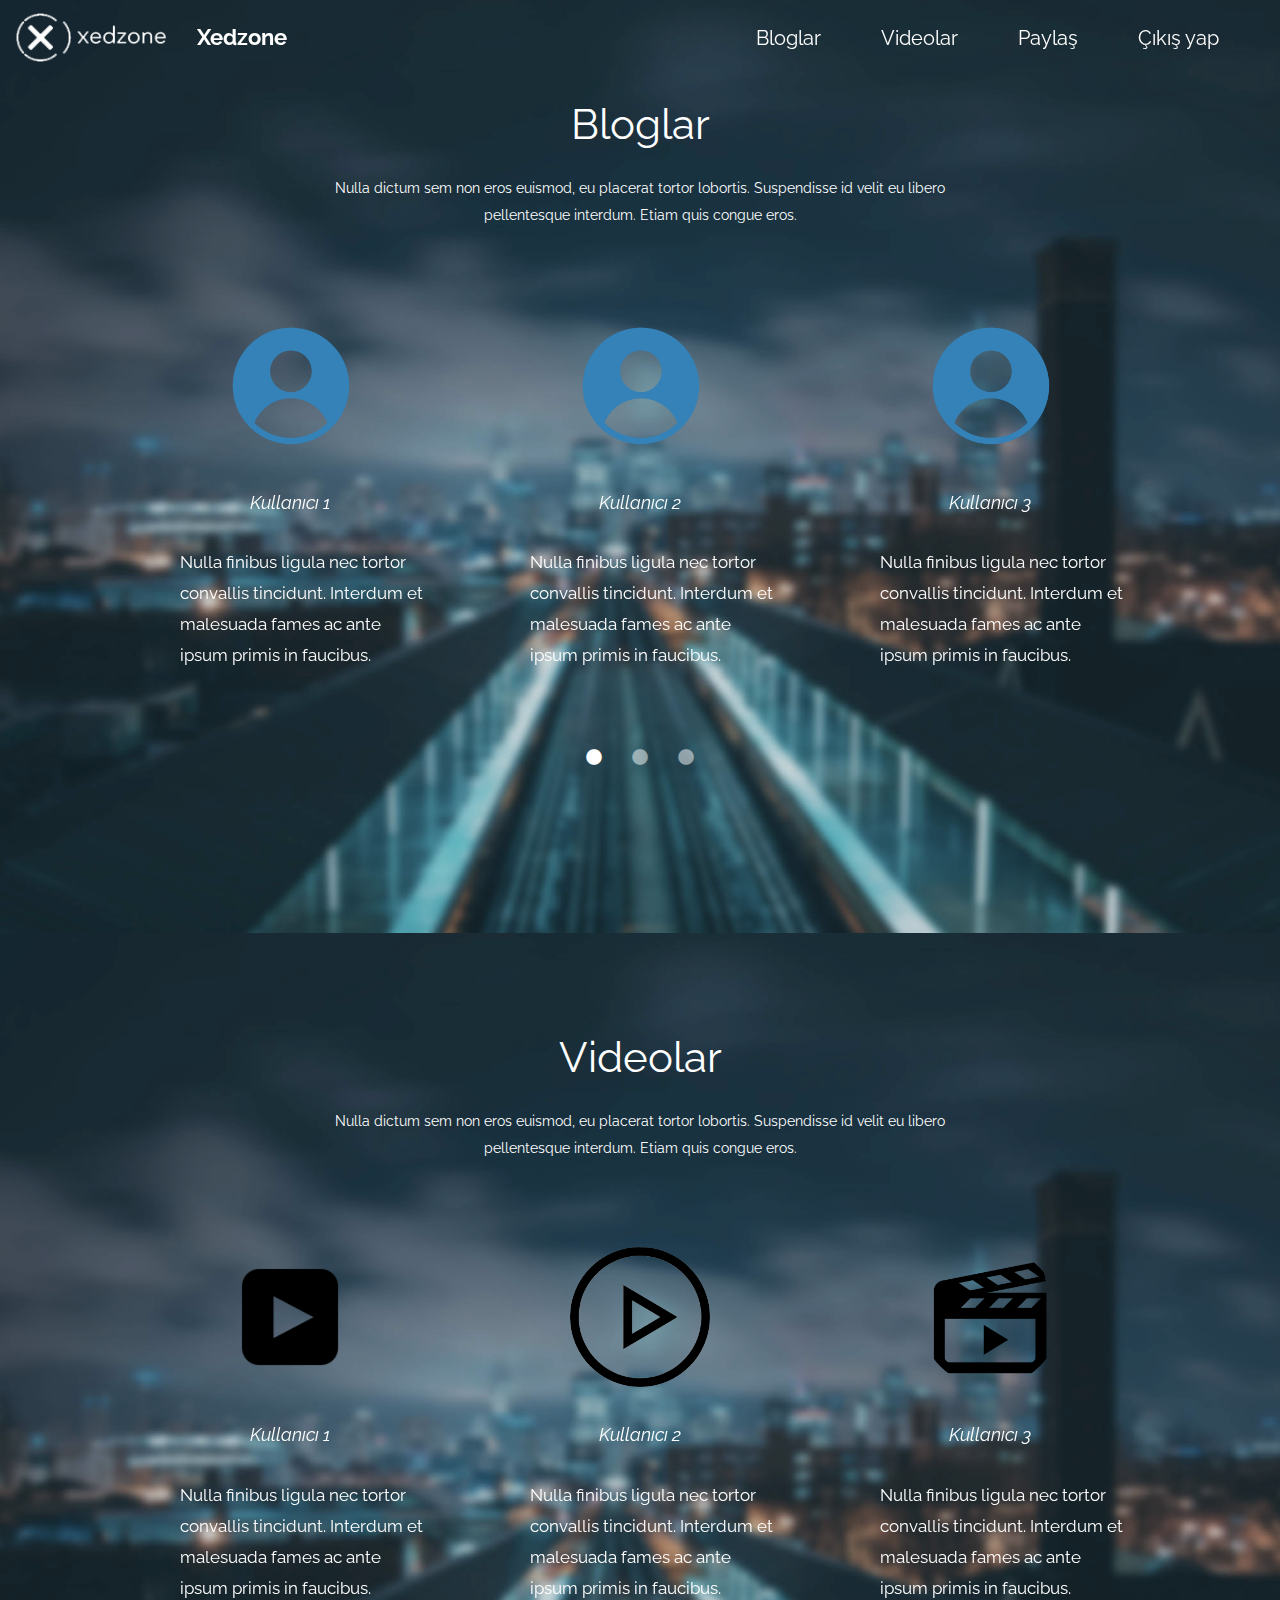
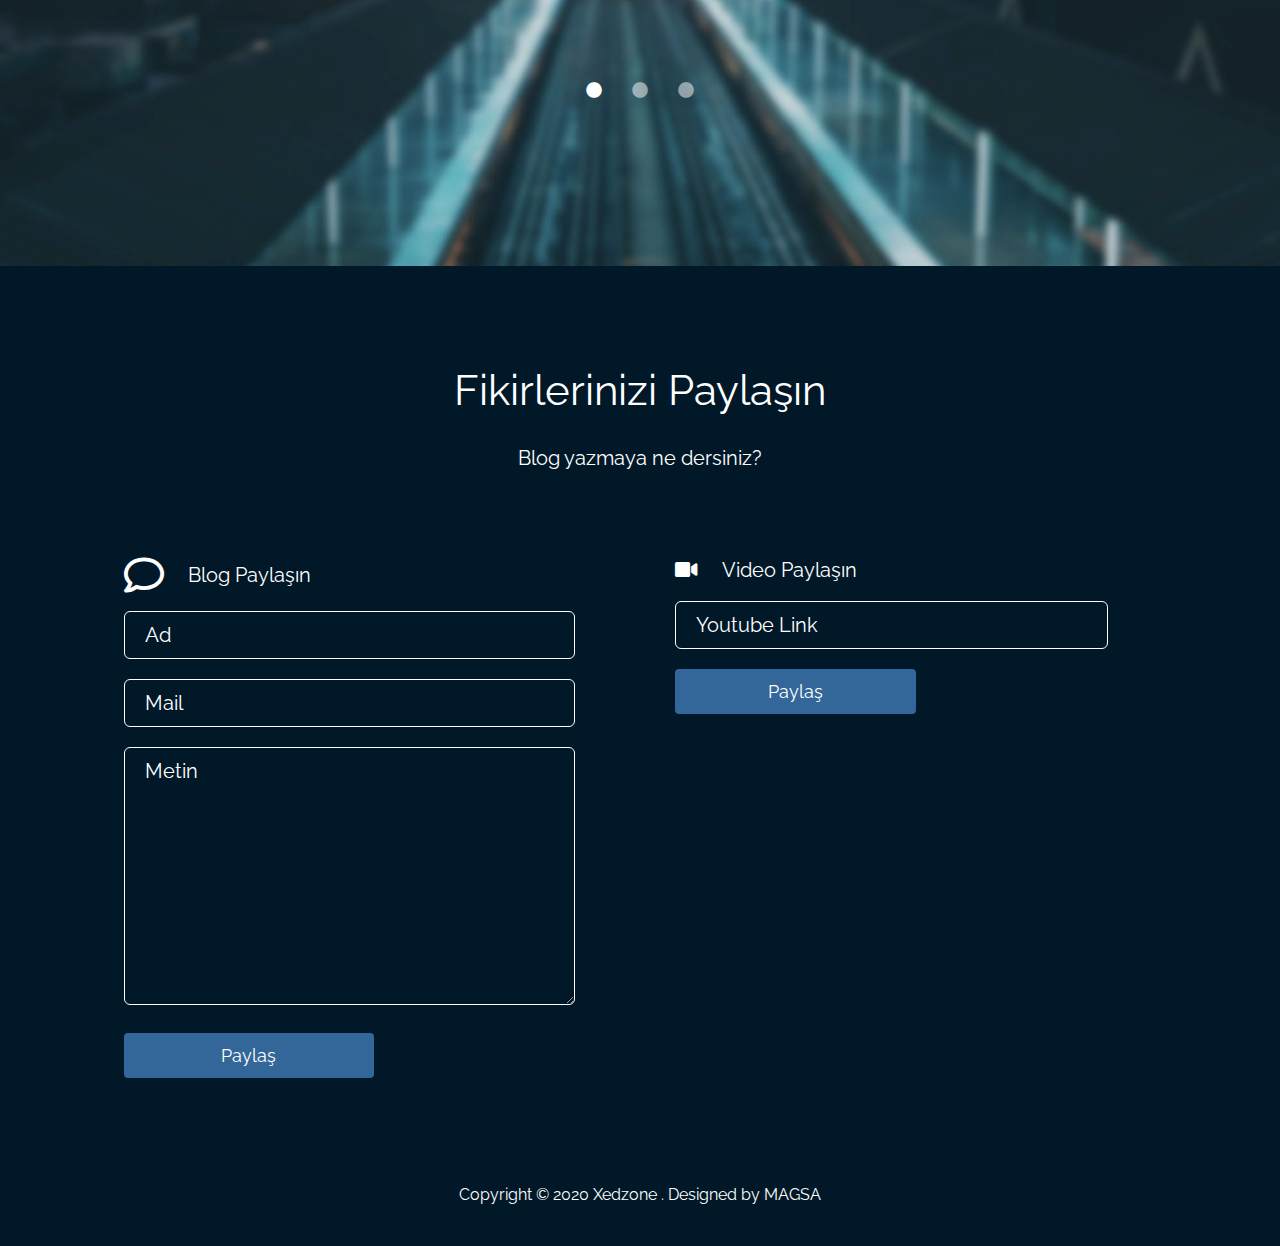
<file: blogLogin.html>
<!DOCTYPE html>
<html lang="en">
  <head>
    <meta charset="UTF-8" />
    <meta name="viewport" content="width=device-width, initial-scale=1.0" />
    <meta http-equiv="X-UA-Compatible" content="ie=edge" />
    <title >Xedzone</title>
    <link rel="shortcut icon" href="img/logo.jpeg" />
    <link rel="stylesheet" href="fontawesome-5.5/css/all.min.css" />
    <link rel="stylesheet" href="slick/slick.css">
    <link rel="stylesheet" href="slick/slick-theme.css">
    <link rel="stylesheet" href="magnific-popup/magnific-popup.css">
    <link rel="stylesheet" href="css/bootstrap.min.css" />
    <link rel="stylesheet" href="css/style.css" />

  </head>
  <body>    
    <!-- Hero section -->
    <section id="infinite" class="text-white tm-font-big tm-parallax">
      <!-- Navigation -->
      <nav class="navbar navbar-expand-md tm-navbar " id="tmNav">
          <a class="navbar-brand" href="#infinite">
              <img src="img/logo-black.png" alt="Logo" style="width:150px;">
            </a>          
        <div class="container">   
          <div class="tm-next">
              <a href="#infinite" class="navbar-brand">Xedzone</a>
          </div>             
            
          <button class="navbar-toggler" type="button" data-toggle="collapse" data-target="#navbarSupportedContent" aria-controls="navbarSupportedContent" aria-expanded="false" aria-label="Toggle navigation">
            <i class="fas fa-bars navbar-toggler-icon"></i>
          </button>
          <div class="collapse navbar-collapse" id="navbarSupportedContent">
            <ul class="navbar-nav ml-auto">
              <li class="nav-item">
                  <a class="nav-link tm-nav-link" href="#blog">Bloglar</a>
              </li>
              <li class="nav-item">
                  <a class="nav-link tm-nav-link" href="#video">Videolar</a>
              </li>
              <li class="nav-item">
                <a class="nav-link tm-nav-link" href="#contact">Paylaş</a>
              </li>
              <li class="nav-item">
                <a class="nav-link tm-nav-link" href="#">Çıkış yap</a>
              </li>                    
            </ul>
          </div>        
        </div>
      </nav>
      

      <!-- Blog -->
     
    <section id="testimonials" class="tm-section-pad-top tm-parallax-2">      
      <div id="blog" class="container tm-testimonials-content">
        <div class="row">
          <div class="col-lg-12 tm-content-box">
            <h2 class="text-white text-center mb-4 tm-section-title">Bloglar</h2>
            <p class="mx-auto tm-section-desc text-center">
                Nulla dictum sem non eros euismod, eu placerat tortor lobortis. Suspendisse id velit eu libero pellentesque interdum. Etiam quis congue eros.
              </p>
            <div class="mx-auto tm-gallery-container tm-gallery-container-2">
              <div class="tm-testimonials-carousel">
                <figure class="tm-testimonial-item">
                  <img src="img/user.png" width="50%" alt="Image" class="img-fluid mx-auto">
                  <figcaption style="text-align: center;">Kullanıcı 1</figcaption>
                  <blockquote style="padding-left: 30px;"><br>Nulla finibus ligula nec tortor convallis tincidunt. Interdum et malesuada fames ac ante ipsum primis in faucibus.</blockquote>
                  
                </figure>

                <figure class="tm-testimonial-item">
                  <img src="img/user.png" width="50%" alt="Image" class="img-fluid mx-auto">
                  <figcaption style="text-align: center;">Kullanıcı 2</figcaption>
                  <blockquote style="padding-left: 30px;"><br>Nulla finibus ligula nec tortor convallis tincidunt. Interdum et malesuada fames ac ante ipsum primis in faucibus.</blockquote>
                  
                </figure>

                <figure class="tm-testimonial-item">
                  <img src="img/user.png" width="50%" alt="Image" class="img-fluid mx-auto">
                  <figcaption style="text-align: center;">Kullanıcı 3</figcaption>
                  <blockquote style="padding-left: 30px;"><br>Nulla finibus ligula nec tortor convallis tincidunt. Interdum et malesuada fames ac ante ipsum primis in faucibus.</blockquote>
                  
                </figure>

                <figure class="tm-testimonial-item">
                  <img src="img/user.png" width="50%" alt="Image" class="img-fluid mx-auto">
                  <figcaption style="text-align: center;">Kullanıcı 4</figcaption>
                  <blockquote style="padding-left: 30px;"><br>Nulla finibus ligula nec tortor convallis tincidunt. Interdum et malesuada fames ac ante ipsum primis in faucibus.</blockquote>
                  
                </figure>

                <figure class="tm-testimonial-item">
                  <img src="img/user.png" width="50%" alt="Image" class="img-fluid mx-auto">
                  <figcaption style="text-align: center;">Kullanıcı 5</figcaption>
                  <blockquote style="padding-left: 30px;"><br>Integer sit amet risus et erat imperdiet finibus. Nam lacus nunc, vulputate id ex eget, euismod auctor augue.</blockquote>
                  
                </figure>
              </div>
            </div>
          </div>
        </div>
      </div>
      <div class="tm-bg-overlay"></div>
    </section>
    
         <!-- Video -->
        <section id="video">
         <section id="testimonials" class="tm-section-pad-top tm-parallax-2"> 
            <div class="container tm-testimonials-content">
              <div class="row">
                <div class="col-lg-12 tm-content-box">
                  <h2 class="text-white text-center mb-4 tm-section-title">Videolar</h2>
                  <p class="mx-auto tm-section-desc text-center">
                      Nulla dictum sem non eros euismod, eu placerat tortor lobortis. Suspendisse id velit eu libero pellentesque interdum. Etiam quis congue eros.
                    </p>
                  <div class="mx-auto tm-gallery-container tm-gallery-container-2">
                    <div class="tm-testimonials-carousel">
                      <figure class="tm-testimonial-item">
                        <img src="img/video1.png" width="50%" alt="Image" class="img-fluid mx-auto">
                        <figcaption style="text-align: center;">Kullanıcı 1</figcaption>
                        <blockquote style="padding-left: 30px;"><br>Nulla finibus ligula nec tortor convallis tincidunt. Interdum et malesuada fames ac ante ipsum primis in faucibus.</blockquote>
                        
                      </figure>
      
                      <figure class="tm-testimonial-item">
                        <img src="img/video2.png" width="50%" alt="Image" class="img-fluid mx-auto">
                        <figcaption style="text-align: center;">Kullanıcı 2</figcaption>
                        <blockquote style="padding-left: 30px;"><br>Nulla finibus ligula nec tortor convallis tincidunt. Interdum et malesuada fames ac ante ipsum primis in faucibus.</blockquote>
                        
                      </figure>
      
                      <figure class="tm-testimonial-item">
                        <img src="img/video3.png" width="50%" alt="Image" class="img-fluid mx-auto">
                        <figcaption style="text-align: center;">Kullanıcı 3</figcaption>
                        <blockquote style="padding-left: 30px;"><br>Nulla finibus ligula nec tortor convallis tincidunt. Interdum et malesuada fames ac ante ipsum primis in faucibus.</blockquote>
                        
                      </figure>
      
                      <figure class="tm-testimonial-item">
                        <img src="img/video1.png" width="50%" alt="Image" class="img-fluid mx-auto">
                        <figcaption style="text-align: center;">Kullanıcı 4</figcaption>
                        <blockquote style="padding-left: 30px;"><br>Nulla finibus ligula nec tortor convallis tincidunt. Interdum et malesuada fames ac ante ipsum primis in faucibus.</blockquote>
                        
                      </figure>
      
                      <figure class="tm-testimonial-item">
                        <img src="img/video1.png" width="50%" alt="Image" class="img-fluid mx-auto">
                        <figcaption style="text-align: center;">Kullanıcı 5</figcaption>
                        <blockquote style="padding-left: 30px;"><br>Integer sit amet risus et erat imperdiet finibus. Nam lacus nunc, vulputate id ex eget, euismod auctor augue.</blockquote>
                        
                      </figure>
                    </div>
                  </div>
                </div>
              </div>
            </div>
            <div class="tm-bg-overlay"></div>
          </section>
        </section>

    <!-- Blog Yazma -->
    <section id="contact" class="tm-section-pad-top tm-parallax-2">
    
      <div class="container tm-container-contact">
        
        <div class="row">
            
            <div class="text-center col-12">
                <h2 class="tm-section-title mb-4">Fikirlerinizi Paylaşın</h2>
                <p class="mb-5">
                    Blog yazmaya ne dersiniz?
                </p><br>
            </div>
            
            <div class="col-sm-12 col-md-6">
                <a rel="nofollow" class="item-link">
                    <i class="far fa-2x fa-comment mr-4"></i>
                     <span class="mb-0">Blog Paylaşın</span>
                 </a>
                 <p></p>
              <form action="" method="get">
                <input id="name" name="name" type="text" placeholder="Ad" class="tm-input" required />
                <input id="email" name="email" type="email" placeholder="Mail" class="tm-input" required />
                <textarea id="message" name="message" rows="8" placeholder="Metin" class="tm-input" required></textarea>
                <button type="submit" class="btn tm-btn-submit">Paylaş</button>
              </form>
            </div>
            
            <div class="col-sm-12 col-md-6">

                <div class="contact-item">
                  <a rel="nofollow" class="item-link">
                     <i class="far fas fa-video mr-4"></i>
                      <span class="mb-0">Video Paylaşın</span>
                  </a>
                  <p>
                  <form action="" method="get">
                    <input id="name" name="name" type="text" placeholder="Youtube Link" class="tm-input" required />
                    <button type="submit" class="btn tm-btn-submit">Paylaş</button>
                  </form> 
                </p>            
                </div>
            
            
            </div>
            
            
        </div><!-- row ending -->
        
      </div>

      	<footer class="text-center small tm-footer">
          <p class="mb-0">
          Copyright &copy; 2020 Xedzone 
          
          . <a rel="nofollow" href="https://xedzone.com/" title="HTML templates">Designed by <span>MAGSA</span></a></p>
        </footer>

    </section>
    
    <script src="js/jquery-1.9.1.min.js"></script>     
    <script src="slick/slick.min.js"></script>
    <script src="magnific-popup/jquery.magnific-popup.min.js"></script>
    <script src="js/easing.min.js"></script>
    <script src="js/jquery.singlePageNav.min.js"></script>     
    <script src="js/bootstrap.min.js"></script> 
    <script>

      function getOffSet(){
        var _offset = 450;
        var windowHeight = window.innerHeight;

        if(windowHeight > 500) {
          _offset = 400;
        } 
        if(windowHeight > 680) {
          _offset = 300
        }
        if(windowHeight > 830) {
          _offset = 210;
        }

        return _offset;
      }

      function setParallaxPosition($doc, multiplier, $object){
        var offset = getOffSet();
        var from_top = $doc.scrollTop(),
          bg_css = 'center ' +(multiplier * from_top - offset) + 'px';
        $object.css({"background-position" : bg_css });
      }

      // Parallax function
      // Adapted based on https://codepen.io/roborich/pen/wpAsm        
      var background_image_parallax = function($object, multiplier, forceSet){
        multiplier = typeof multiplier !== 'undefined' ? multiplier : 0.5;
        multiplier = 1 - multiplier;
        var $doc = $(document);
        // $object.css({"background-attatchment" : "fixed"});

        if(forceSet) {
          setParallaxPosition($doc, multiplier, $object);
        } else {
          $(window).scroll(function(){          
            setParallaxPosition($doc, multiplier, $object);
          });
        }
      };

      var background_image_parallax_2 = function($object, multiplier){
        multiplier = typeof multiplier !== 'undefined' ? multiplier : 0.5;
        multiplier = 1 - multiplier;
        var $doc = $(document);
        $object.css({"background-attachment" : "fixed"});
        
        $(window).scroll(function(){
          if($(window).width() > 768) {
            var firstTop = $object.offset().top,
                pos = $(window).scrollTop(),
                yPos = Math.round((multiplier * (firstTop - pos)) - 186);              

            var bg_css = 'center ' + yPos + 'px';

            $object.css({"background-position" : bg_css });
          } else {
            $object.css({"background-position" : "center" });
          }
        });
      };
      
      $(function(){
        // Hero Section - Background Parallax
        background_image_parallax($(".tm-parallax"), 0.30, false);
        background_image_parallax_2($("#contact"), 0.80);   
        background_image_parallax_2($("#testimonials"), 0.80);   
        
        // Handle window resize
        window.addEventListener('resize', function(){
          background_image_parallax($(".tm-parallax"), 0.30, true);
        }, true);

        // Detect window scroll and update navbar
        $(window).scroll(function(e){          
          if($(document).scrollTop() > 120) {
            $('.tm-navbar').addClass("scroll");
          } else {
            $('.tm-navbar').removeClass("scroll");
          }
        });
        
        // Close mobile menu after click 
        $('#tmNav a').on('click', function(){
          $('.navbar-collapse').removeClass('show'); 
        })

        // Scroll to corresponding section with animation
        $('#tmNav').singlePageNav({
          'easing': 'easeInOutExpo',
          'speed': 600
        });        
        
        // Add smooth scrolling to all links
        // https://www.w3schools.com/howto/howto_css_smooth_scroll.asp
        $("a").on('click', function(event) {
          if (this.hash !== "") {
            event.preventDefault();
            var hash = this.hash;

            $('html, body').animate({
              scrollTop: $(hash).offset().top
            }, 600, 'easeInOutExpo', function(){
              window.location.hash = hash;
            });
          } // End if
        });

        // Pop up
        $('.tm-gallery').magnificPopup({
          delegate: 'a',
          type: 'image',
          gallery: { enabled: true }
        });

        $('.tm-testimonials-carousel').slick({
          dots: true,
          prevArrow: false,
          nextArrow: false,
          infinite: false,
          slidesToShow: 3,
          slidesToScroll: 1,
          responsive: [
            {
              breakpoint: 992,
              settings: {
                slidesToShow: 2
              }
            },
            {
              breakpoint: 768,
              settings: {
                slidesToShow: 2
              }
            }, 
            {
              breakpoint: 480,
              settings: {
                  slidesToShow: 1
              }                 
            }
          ]
        });

        // Gallery
        $('.tm-gallery').slick({
          dots: true,
          infinite: false,
          slidesToShow: 5,
          slidesToScroll: 2,
          responsive: [
          {
            breakpoint: 1199,
            settings: {
              slidesToShow: 4,
              slidesToScroll: 2
            }
          },
          {
            breakpoint: 991,
            settings: {
              slidesToShow: 3,
              slidesToScroll: 2
            }
          },
          {
            breakpoint: 767,
            settings: {
              slidesToShow: 2,
              slidesToScroll: 1
            }
          },
          {
            breakpoint: 480,
            settings: {
              slidesToShow: 1,
              slidesToScroll: 1
            }
          }
        ]
        });
      });
    </script>
  </body>
</html>
</file>
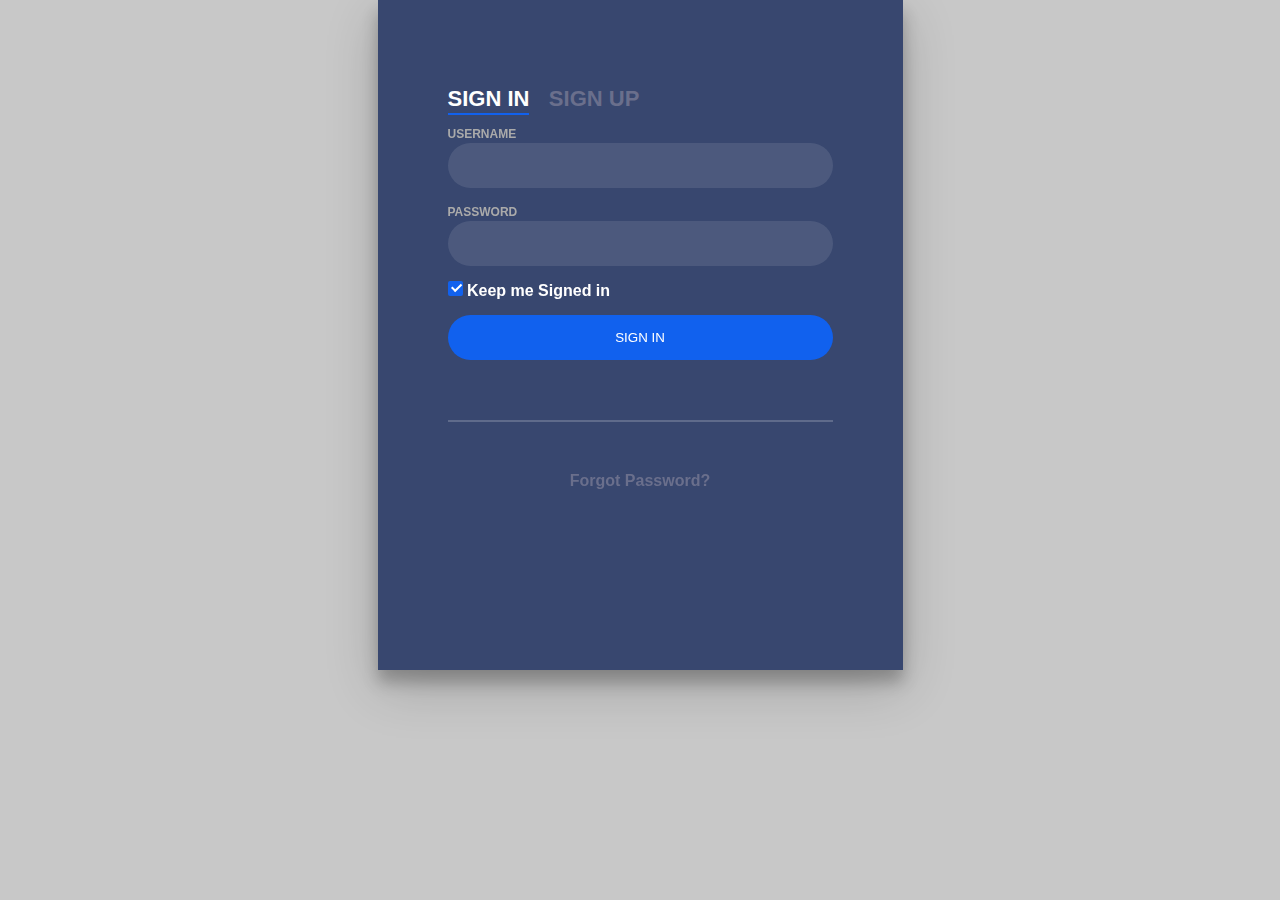
<file: login.html>
<!DOCTYPE html>
<html lang="en">
<head>
    <meta charset="UTF-8">
    <meta name="viewport" content="width=device-width, initial-scale=1.0">
    <meta http-equiv="X-UA-Compatible" content="ie=edge">
    <link rel="stylesheet" href="register.css">
    <title>Document</title>
    
</head>
<body>
    <div class="login-wrap">
        <div class="login-html">
            <input id="tab-1" type="radio" name="tab" class="sign-in" checked><label for="tab-1" class="tab">Sign In</label>
            <input id="tab-2" type="radio" name="tab" class="sign-up"><label for="tab-2" class="tab">Sign Up</label>
            <div class="login-form">
                <div class="sign-in-htm">
                    <div class="group">
                        <label for="user" class="label">Username</label>
                        <input id="user" type="text" class="input">
                    </div>
                    <div class="group">
                        <label for="pass" class="label">Password</label>
                        <input id="pass" type="password" class="input" data-type="password">
                    </div>
                    <div class="group">
                        <input id="check" type="checkbox" class="check" checked>
                        <label for="check"><span class="icon"></span> Keep me Signed in</label>
                    </div>
                    <div class="group">
                        <input type="submit" class="button" value="Sign In">
                    </div>
                    <div class="hr"></div>
                    <div class="foot-lnk">
                        <a href="#forgot">Forgot Password?</a>
                    </div>
                </div>
                <div class="sign-up-htm">
                    <div class="group">
                        <label for="user" class="label">Username</label>
                        <input id="user" type="text" class="input">
                    </div>
                    <div class="group">
                        <label for="pass" class="label">Password</label>
                        <input id="pass" type="password" class="input" data-type="password">
                    </div>
                    <div class="group">
                        <label for="pass" class="label">Repeat Password</label>
                        <input id="pass" type="password" class="input" data-type="password">
                    </div>
                    <div class="group">
                        <label for="pass" class="label">Email Address</label>
                        <input id="pass" type="text" class="input">
                    </div>
                    <div class="group">
                        <input type="submit" class="button" value="Sign Up">
                    </div>
                    <div class="hr"></div>
                    <div class="foot-lnk">
                        <label for="tab-1">Already Member?</a>
                    </div>
                </div>
            </div>
        </div>
    </div>
</body>
</html>
</file>
<file: css/style.css>
@import url("https://fonts.googleapis.com/css?family=Raleway:100,300,400,500,700,900");

body {
	font-family: "Raleway", sans-serif;
	font-size: 1.2em;
  color: #707070;
  margin: 0;
  padding: 0;
  overflow-x: hidden;
}
a {
  transition: all 0.3s ease;
  color: #38B;
}

a:hover,
a:focus {
  text-decoration: none;
  color: #D40;
}

a:focus {
  outline: none;
}

.btn {
  padding: 8px 32px;
}

.btn:hover {
  background-color: #ced4da;
}

blockquote {
  font-size: 0.86em;
  line-height: 1.8em;
}

.tm-section-pad-top {
  padding-top: 80px;
  padding-bottom: 40px;
}

.tm-content-box {
  padding-top: 20px;
  padding-bottom: 40px;
}

.tm-text-primary {
  color: #37A;
}

.tm-font-big {
  font-size: 1.25rem;
}

.tm-btn-primary {
  color: white;
  background-color: #369;
  padding: 14px 30px;
}

.tm-btn-primary:hover,
.tm-btn-primary:focus {
  color: white;
  background-color: #38B;
}

/* Navbar */

.tm-navbar {
  position: fixed;
  width: 100%;
  z-index: 1000;
  background-color: transparent;
  transition: all 0.3s ease;
  
}

.tm-navbar.scroll {
  background-color: lightgray;
  border-bottom: 1px solid #e9ecef;
}

.navbar-brand {
  color: white;
  font-size: 1.4rem;
  font-weight: bold;
  
}

.navbar-brand:hover,
.tm-navbar.scroll .navbar-brand:hover {
  color: #38B;
}

.tm-navbar.scroll .navbar-brand {
  color: #369;
}

.nav-item {
  list-style: none;
}

.tm-nav-link {
  color: white;
}

.tm-navbar.scroll .tm-nav-link {
  color: #369;
}

.tm-navbar.scroll .tm-nav-link:hover,
.tm-navbar.scroll .tm-nav-link.current,
.tm-nav-link:hover {
  color: #FFF;
  background-color: #369;
}

.navbar-toggler {
  border: 1px solid white;
  padding-left: 10px;
  padding-right: 10px;
}

.navbar-toggler-icon {
  color: white;
  padding-top: 6px;
}

.tm-navbar.scroll .navbar-toggler {
  border: 1px solid #707070;
}

.tm-navbar.scroll .navbar-toggler-icon {
  color: #707070;
}

/* Hero */

#infinite {
	background-color: #222;
  background-image: url(../img/infinite-loop-01.jpg);
  background-repeat: no-repeat;
  height: 100vh;
  min-height: 375px;
  position: relative;
}

@media (min-height: 600px) and (min-width: 1920px) {
  #infinite {
    background-size: cover;
  }
}

@media (min-height: 830px) {
  #infinite {
    background-position: center -210px;
  }
}

@media (min-height: 680px) and (max-height: 829px) {
  #infinite {
    background-position: center -300px;
  }
}

@media (min-height: 500px) and (max-height: 679px) {
  #infinite {
    background-position: center -400px;
  }
}

@media (max-height: 499px) {
  #infinite {
    background-position: center -450px;
  }
}

.tm-hero-text-container {
  width: 100%;
  height: 100%;
  display: flex;
  flex-flow: column;
  justify-content: center;
}

.tm-hero-text-container-inner {
  margin-top: -90px;
}

.tm-hero-title {
  font-size: 3.5rem;
  text-shadow: 2px 2px 2px #333;
}

.tm-hero-subtitle {
  text-shadow: 2px 2px 2px #333;
}

.tm-intro-next {
  position: absolute;
  bottom: 100px;
  left: 0;
  right: 0;
}

@media (max-height: 480px) {
  .tm-hero-text-container-inner {
    margin-top: -40px;
  }

  .tm-intro-next {
    bottom: 20px;
  }
}

.tm-down-arrow-link {
  display: block;
  margin-top: 18%;
}

.tm-down-arrow {
  	color: #FFF;
    cursor: pointer;
    background: #357;
    padding: 15px 40px;
    transition: all 0.3s ease;
}

.tm-down-arrow:hover,
.tm-down-arrow:focus {
  color: #FFF;
  background: #37A;
  padding: 20px 50px;
}

/* Introduction */

#introduction {
  padding-bottom: 100px;
}

.tm-section-title {
  font-size: 2.6rem;
  font-weight: normal;
}

.tm-intro-text {
  font-size: 1.2rem;
}

.tm-icon {
  display: block;
  color: #37A;
}

.tm-continue {
	padding: 20px 0 30px 0;
}

/* Testimonials */
#testimonials {
  color: white;
  background-image: url(../img/infinite-loop-02.jpg);
  background-size: cover;
  background-repeat: no-repeat;
  background-size: 100%;
  position: relative;
}

@media (max-width: 991px) {
  #testimonials {
    background-image: url(../img/infinite-loop-02-mobile.jpg);
  }
}

.tm-testimonials-content {
  position: relative;
  z-index: 100;
}

.tm-bg-overlay {
  width: 100%;
  height: 100%;
  background: rgba(20, 70, 80, 0.2);
  position: absolute;
  top: 0;
  left: 0;
  right: 0;
  bottom: 0;
  z-index: 0;
}

.tm-testimonials-carousel {
  max-width: 1050px;
  margin: 0 auto;
}

.tm-testimonial-item {
  max-width: 290px;
  margin-left: 35px;
  margin-right: 35px;
}

.tm-testimonial-item img {
  border-radius: 50%;
  margin-bottom: 35px;
}

.tm-testimonial-item figcaption {
  text-align: right;
  font-style: italic;
  font-size: 1.1rem;
}

/* Work */

.tm-section-desc {
  max-width: 650px;
  width: 100%;
  font-size: 0.9rem;
}

.tm-gallery-container {
  padding-top: 70px;
  padding-bottom: 120px;
}

.tm-gallery-item {
  margin: 0 15px;
}

.slick-dots {
  bottom: -65px;
}

.slick-dots li {
  margin: 0 13px;
}

.slick-dots li button:hover:before,
.slick-dots li button:focus:before,
.slick-dots li.slick-active button:before {
  opacity: 1;
  color: #3ba0dd;
}

.tm-testimonials-carousel .slick-dots li button:before {
  color: white;
  opacity: 0.5;
}

.tm-testimonials-carousel .slick-dots li button:hover:before,
.tm-testimonials-carousel .slick-dots li button:focus:before,
.tm-testimonials-carousel .slick-dots li.slick-active button:before {
  color: white;
  opacity: 1;
}

.slick-dots li button:before {
  font-size: 18px;
}

/* Hover Effect */
/* Common style */
.grid figure {
  position: relative;
  float: left;
  overflow: hidden;
  background: #3085a3;
  text-align: center;
  cursor: pointer;
}

.grid figure img {
  position: relative;
  display: block;
  min-height: 100%;
  max-width: 100%;
  opacity: 0.8;
}

.grid figure figcaption {
  padding: 2em;
  color: #fff;
  text-transform: uppercase;
  font-size: 1.25em;
  -webkit-backface-visibility: hidden;
  backface-visibility: hidden;
}

.grid figure figcaption::before,
.grid figure figcaption::after {
  pointer-events: none;
}

.grid figure figcaption,
.grid figure figcaption > a {
  position: absolute;
  top: 0;
  left: 0;
  width: 100%;
  height: 100%;
}

/* Anchor will cover the whole item by default */
/* For some effects it will show as a button */
.grid figure figcaption > a {
  z-index: 1000;
  text-indent: 200%;
  white-space: nowrap;
  font-size: 0;
  opacity: 0;
}

.grid figure h2 {
  word-spacing: -0.15em;
  font-size: 0.9em;
  font-weight: 300;
}

.grid figure h2 span {
  font-weight: 600;
}

.grid figure h2,
.grid figure p {
  margin: 0;
}

.grid figure p {
  letter-spacing: 1px;
  font-size: 68.5%;
}

/*---------------*/
/***** Honey *****/
/*---------------*/

figure.effect-honey {
  background: #4a3753;
  max-width: 220px;
}

figure.effect-honey img {
  opacity: 1;
  -webkit-transition: opacity 0.35s;
  transition: opacity 0.35s;
}

figure.effect-honey:hover img {
  opacity: 0.4;
}

figure.effect-honey figcaption::before {
  position: absolute;
  bottom: 0;
  left: 0;
  width: 100%;
  height: 10px;
  background: #38C;
  content: "";
  -webkit-transform: translate3d(0, 10px, 0);
  transform: translate3d(0, 10px, 0);
}

figure.effect-honey h2 {
  position: absolute;
  bottom: 0;
  left: 0;
  padding: 1em 1.5em;
  width: 100%;
  text-align: left;
  -webkit-transform: translate3d(0, -30px, 0);
  transform: translate3d(0, -30px, 0);
}

figure.effect-honey h2 i {
  font-style: normal;
  opacity: 0;
  -webkit-transition: opacity 0.35s, -webkit-transform 0.35s;
  transition: opacity 0.35s, transform 0.35s;
  -webkit-transform: translate3d(0, -30px, 0);
  transform: translate3d(0, -30px, 0);
}

figure.effect-honey figcaption::before,
figure.effect-honey h2 {
  -webkit-transition: -webkit-transform 0.35s;
  transition: transform 0.35s;
}

figure.effect-honey:hover figcaption::before,
figure.effect-honey:hover h2,
figure.effect-honey:hover h2 i {
  opacity: 1;
  -webkit-transform: translate3d(0, 0, 0);
  transform: translate3d(0, 0, 0);
}

.tm-container-gallery {
	padding-top: 30px;
	}

/* Contact */

#contact {
  color: white;
  background-color: #001828;
  background-image: url(../img/infinite-loop-03.jpg);
  background-position: center;
  background-repeat: no-repeat;
  min-height: 980px;
  position: relative;
  padding-bottom: 50px;
  padding-top: 100px;
}

.contact-item {
  margin-left: 20px;
  margin-bottom: 50px;
}

.item-link {
  display: flex;
  align-items: center;
}

.item-link i,
.item-link span {
  color: white;
  transition: all 0.3s ease;
}

.item-link:hover i,
.item-link:hover span {
  color: #3496d8;
}

.tm-input {
	margin: 0 0 20px 0;
	width: 90%;
  padding: 8px 20px;
  border-radius: 6px;
  border: 1px solid white;
  background: transparent;
  color: white;
}

.tm-btn-submit {
	font-size: 0.9em;
	color: #fff;
	background-color: #369;
	width: 50%;
	margin-bottom: 60px;
}

.tm-btn-submit:hover {
	color: #fff;
	background-color: #38B;
}

::placeholder {
  /* Chrome, Firefox, Opera, Safari 10.1+ */
  color: white;
  opacity: 1; /* Firefox */
}

:-ms-input-placeholder {
  /* Internet Explorer 10-11 */
  color: white;
}

::-ms-input-placeholder {
  /* Microsoft Edge */
  color: white;
}

.tm-footer {
  position: absolute;
  bottom: 35px;
  left: 0;
  right: 0;
  padding: 0 15px;
}

.tm-footer a {
	color: #fff;
}

.tm-footer a:hover {
	color: #9CF;
}

.tm-footer-link {
  color: white;
}

.tm-footer-link:hover,
.tm-footer-link:focus {
  color: #38B;
  text-decoration: none;
}

p {
  line-height: 1.9;
}

@media (min-width: 768px) {
  .tm-intro-text-container {
    padding-left: 0px;
  }

  .navbar-expand-md .navbar-nav .nav-link {
    padding-right: 30px;
    padding-left: 30px;
  }
}

@media (min-width: 1200px) {
  .container {
    max-width: 1275px;
  }

  .tm-container-gallery {
    max-width: 1290px;
  }

  .tm-container-contact {
    max-width: 1063px;
  }
}

@media (max-width: 991px) {
  .tm-intro-text-container {
    padding-left: 15px;
    padding-top: 30px;
    max-width: 600px;
    margin-left: auto;
    margin-right: auto;
  }

  .tm-intro-img {
    display: block;
    margin-left: auto;
    margin-right: auto;
  }

  .tm-btn-submit {
    margin-left: 0;
    margin-top: 20px;
  }
}

@media (max-width: 767px) {

  .navbar-nav {
    max-width: 200px;
    text-align: right;
  }

  .navbar-collapse {
    background-color: rgb(255, 255, 255);
    padding: 10px;
    border-radius: 3px;
  }

  .navbar-collapse .nav-link {
    color: #707070;
	padding-right: 20px;
  }
}

@media (max-width: 480px) {
  .tm-gallery-container {
    max-width: 220px;
    margin-left: auto;
    margin-right: auto;
  }

  .tm-gallery-container-2 {
    max-width: 350px;
  }

  .slick-dots li {
    margin: 0 8px;
  }

  .tm-gallery-item {
    margin: 0;
  }
}
</file>
<file: register.css>
body{
	margin:0;
	color:#6a6f8c;
	background:#c8c8c8;
	font:600 16px/18px 'Open Sans',sans-serif;
}
*,:after,:before{box-sizing:border-box}
.clearfix:after,.clearfix:before{content:'';display:table}
.clearfix:after{clear:both;display:block}
a{color:inherit;text-decoration:none}

.login-wrap{
	width:100%;
	margin:auto;
	max-width:525px;
	min-height:670px;
	position:relative;
	background:url(https://raw.githubusercontent.com/khadkamhn/day-01-login-form/master/img/bg.jpg) no-repeat center;
	box-shadow:0 12px 15px 0 rgba(0,0,0,.24),0 17px 50px 0 rgba(0,0,0,.19);
}
.login-html{
	width:100%;
	height:100%;
	position:absolute;
	padding:90px 70px 50px 70px;
	background:rgba(40,57,101,.9);
}
.login-html .sign-in-htm,
.login-html .sign-up-htm{
	top:0;
	left:0;
	right:0;
	bottom:0;
	position:absolute;
	transform:rotateY(180deg);
	backface-visibility:hidden;
	transition:all .4s linear;
}
.login-html .sign-in,
.login-html .sign-up,
.login-form .group .check{
	display:none;
}
.login-html .tab,
.login-form .group .label,
.login-form .group .button{
	text-transform:uppercase;
}
.login-html .tab{
	font-size:22px;
	margin-right:15px;
	padding-bottom:5px;
	margin:0 15px 10px 0;
	display:inline-block;
	border-bottom:2px solid transparent;
}
.login-html .sign-in:checked + .tab,
.login-html .sign-up:checked + .tab{
	color:#fff;
	border-color:#1161ee;
}
.login-form{
	min-height:345px;
	position:relative;
	perspective:1000px;
	transform-style:preserve-3d;
}
.login-form .group{
	margin-bottom:15px;
}
.login-form .group .label,
.login-form .group .input,
.login-form .group .button{
	width:100%;
	color:#fff;
	display:block;
}
.login-form .group .input,
.login-form .group .button{
	border:none;
	padding:15px 20px;
	border-radius:25px;
	background:rgba(255,255,255,.1);
}
.login-form .group input[data-type="password"]{
	text-security:circle;
	-webkit-text-security:circle;
}
.login-form .group .label{
	color:#aaa;
	font-size:12px;
}
.login-form .group .button{
	background:#1161ee;
}
.login-form .group label .icon{
	width:15px;
	height:15px;
	border-radius:2px;
	position:relative;
	display:inline-block;
	background:rgba(255,255,255,.1);
}
.login-form .group label .icon:before,
.login-form .group label .icon:after{
	content:'';
	width:10px;
	height:2px;
	background:#fff;
	position:absolute;
	transition:all .2s ease-in-out 0s;
}
.login-form .group label .icon:before{
	left:3px;
	width:5px;
	bottom:6px;
	transform:scale(0) rotate(0);
}
.login-form .group label .icon:after{
	top:6px;
	right:0;
	transform:scale(0) rotate(0);
}
.login-form .group .check:checked + label{
	color:#fff;
}
.login-form .group .check:checked + label .icon{
	background:#1161ee;
}
.login-form .group .check:checked + label .icon:before{
	transform:scale(1) rotate(45deg);
}
.login-form .group .check:checked + label .icon:after{
	transform:scale(1) rotate(-45deg);
}
.login-html .sign-in:checked + .tab + .sign-up + .tab + .login-form .sign-in-htm{
	transform:rotate(0);
}
.login-html .sign-up:checked + .tab + .login-form .sign-up-htm{
	transform:rotate(0);
}

.hr{
	height:2px;
	margin:60px 0 50px 0;
	background:rgba(255,255,255,.2);
}
.foot-lnk{
	text-align:center;
}
</file>
